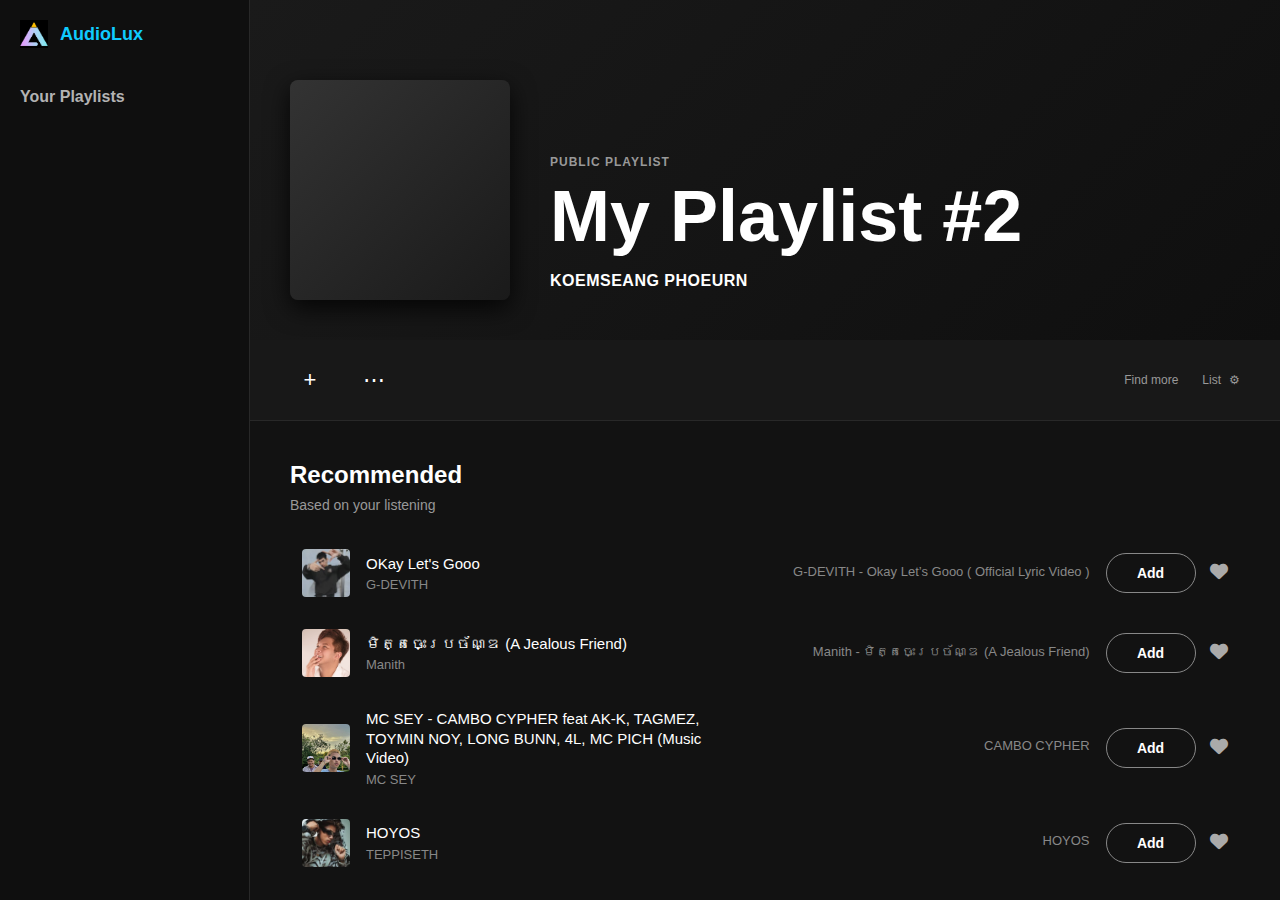
<file: apps/playlist.html>
<!DOCTYPE html>
<html lang="en">

<head>
    <meta charset="UTF-8">
    <meta name="viewport" content="width=device-width, initial-scale=1.0">
    <title>Music Playlist </title>
    <link rel="stylesheet" href="https://cdnjs.cloudflare.com/ajax/libs/font-awesome/6.5.0/css/all.min.css">

    <style>
        * {
            margin: 0;
            padding: 0;
            box-sizing: border-box;
        }

        body {
            font-family: -apple-system, BlinkMacSystemFont, 'Segoe UI', Roboto, sans-serif;
            background-color: #121212;
            color: #fff;
        }

        /* Sidebar */
        .sidebar {
            position: fixed;
            left: 0;
            top: 0;
            width: 250px;
            height: 100vh;
            background-color: #0f0f0f;
            padding: 20px;
            border-right: 1px solid #282828;
            overflow-y: auto;
        }

        .sidebar-logo {
            display: flex;
            align-items: center;
            gap: 12px;
            margin-bottom: 40px;
            color: #0fcbff;
            font-weight: 700;
            font-size: 18px;
        }

        .sidebar-logo img {
            width: 28px;
            height: 28px;
        }

        /* Main Content */
        .main-content {
            margin-left: 250px;
            display: flex;
            flex-direction: column;
            height: 100vh;
        }

        /* Header */
        .header {
            background: linear-gradient(135deg, #1a1a1a 0%, #0f0f0f 100%);
            padding: 60px 40px 40px;
            min-height: 340px;
            display: flex;
            align-items: flex-end;
            gap: 40px;
        }

        .header-cover {
            width: 220px;
            height: 220px;
            background: linear-gradient(135deg, #333 0%, #1a1a1a 100%);
            border-radius: 8px;
            display: flex;
            align-items: center;
            justify-content: center;
            box-shadow: 0 8px 24px rgba(0, 0, 0, 0.8);
            flex-shrink: 0;
            position: relative;
        }

        .header-cover svg {
            width: 120px;
            height: 120px;
            color: #666;
            position: absolute;
        }



        .header-cover.playing svg {
            color: #fff;
            animation: spin 1s linear infinite;
        }

        @keyframes spin {
            from {
                transform: rotate(0deg);
            }

            to {
                transform: rotate(360deg);
            }
        }

        .header-info {
            flex: 1;
            padding-bottom: 10px;
        }

        .header-label {
            font-size: 12px;
            color: #999;
            font-weight: 600;
            letter-spacing: 1px;
            text-transform: uppercase;
            margin-bottom: 8px;
        }

        .header-title {
            font-size: 72px;
            font-weight: 900;
            line-height: 1.1;
            margin-bottom: 16px;
            word-wrap: break-word;
        }

        .header-creator {
            font-size: 16px;
            font-weight: 700;
            letter-spacing: 0.5px;
        }

        /* song container */
        .songs-container {
            display: grid;
            grid-template-columns: repeat(auto-fill, minmax(180px, 1fr));
            gap: 16px;
        }

        .song-card {
            background: #181818;
            border-radius: 10px;
            padding: 12px;
            position: relative;
            transition: 0.3s;
        }

        .song-card:hover {
            background: #222;
        }

        .song-card img {
            width: 100%;
            border-radius: 8px;
        }

        .song-title {
            margin-top: 8px;
            font-weight: 600;
            color: #fff;
        }

        .song-artist {
            font-size: 13px;
            color: #b3b3b3;
        }

        /* HEART ICON */
        .heart {
            position: absolute;
            top: 10px;
            right: 10px;
            font-size: 18px;
            cursor: pointer;
            color: #aaa;
        }

        .heart.liked {
            color: #0fcbff;

        }

        /* Top Controls Bar */
        .controls-bar {
            background-color: #181818;
            padding: 20px 40px;
            display: flex;
            align-items: center;
            gap: 24px;
            border-bottom: 1px solid #282828;
        }

        .control-btn {
            width: 40px;
            height: 40px;
            background: none;
            border: none;
            color: #fff;
            cursor: pointer;
            font-size: 20px;
            display: flex;
            align-items: center;
            justify-content: center;
            transition: color 0.2s;
        }

        .control-btn.dots:hover {
            color: #999;
        }

        .top-right-controls {
            margin-left: auto;
            display: flex;
            align-items: center;
            gap: 24px;
        }

        .list-control {
            font-size: 12px;
            color: #999;
            cursor: pointer;
            display: flex;
            align-items: center;
            gap: 8px;
            transition: color 0.2s;
        }

        .list-control:hover {
            color: #fff;
        }

        .find-more {
            font-size: 12px;
            color: #999;
            cursor: pointer;
            transition: color 0.2s;
        }

        .find-more:hover {
            color: #fff;
        }

        /* user play list */
        .user-playlist {
            margin-top: 15px;
        }

        .playlist-title {
            color: #b3b3b3;
            font-weight: 700;
            margin-bottom: 8px;
        }

        .control-btn {
            background: none;
            border: none;
            color: #fff;
            font-size: 22px;
            cursor: pointer;
        }

        .create-playlist {
            display: none;
            margin-bottom: 10px;
        }

        .create-playlist input {
            width: 100%;
            padding: 6px;
            border-radius: 4px;
            border: none;
            outline: none;
            margin-bottom: 5px;
        }

        .create-playlist button {
            width: 100%;
            padding: 6px;
            background: #0fcbff;
            border: none;
            color: #000;
            font-weight: bold;
            cursor: pointer;
            border-radius: 4px;
        }

        #userPlaylist {
            list-style: none;
            padding-left: 0;
        }

        .playlist-item {
            display: flex;
            justify-content: space-between;
            padding: 6px 0;
            color: #fff;
            cursor: pointer;
        }

        .playlist-item span:hover {
            text-decoration: underline;
        }

        .delete-text {
            color: #b3b3b3;
            font-size: 13px;
            cursor: pointer;
        }

        .delete-text:hover {
            color: red;
        }

        /* icon heart */
        .heart-icon {
            font-size: 18px;
            cursor: pointer;
            color: #aaa;
            margin-left: 10px;
            transition: color 0.2s;
        }

        .heart-icon.liked {
            color: #0fcbff;

        }


        /* Content Area */
        .content-area {
            flex: 1;
            overflow-y: auto;
            padding: 40px;
        }

        .section-title {
            font-size: 24px;
            font-weight: 700;
            margin-bottom: 8px;
        }

        .section-subtitle {
            font-size: 14px;
            color: #999;
            margin-bottom: 24px;
        }

        .songs-container {
            display: flex;
            flex-direction: column;
            gap: 8px;
        }

        .song-row {
            display: grid;
            grid-template-columns: auto 1fr 1fr auto;
            gap: 16px;
            align-items: center;
            padding: 12px 12px;
            border-radius: 4px;
            transition: all 0.2s;
            cursor: pointer;
            position: relative;
        }

        .song-row:hover {
            background-color: #282828;
        }

        .song-row.playing {
            background-color: #0fcbff;
        }

        .song-row.playing .song-main-title,
        .song-row.playing .song-main-artist,
        .song-row.playing .song-album,
        .song-row.playing .song-extra-artist {
            color: #000;
        }

        .song-row.playing .song-thumbnail {
            animation: spin 1s linear infinite;
        }

        .song-thumbnail {
            width: 48px;
            height: 48px;
            background: linear-gradient(135deg, #ff6b35 0%, #ff4500 100%);
            border-radius: 4px;
            display: flex;
            align-items: center;
            justify-content: center;
            flex-shrink: 0;
            position: relative;
        }

        .song-thumbnail.thumb2 {
            background: linear-gradient(135deg, #667eea 0%, #764ba2 100%);
        }

        .song-thumbnail.thumb3 {
            background: linear-gradient(135deg, #f093fb 0%, #f5576c 100%);
        }

        .song-thumbnail.thumb4 {
            background: linear-gradient(135deg, #4facfe 0%, #00f2fe 100%);
        }

        .song-thumbnail svg {
            width: 24px;
            height: 24px;
            color: #fff;
        }

        .play-icon {
            display: none;
            width: 20px;
            height: 20px;
            color: #000;
        }

        .song-row.playing .play-icon {
            display: block;
        }

        .song-row.playing .song-thumbnail svg {
            display: none;
        }

        .song-main-info {
            display: flex;
            flex-direction: column;
        }

        .song-main-title {
            font-size: 15px;
            font-weight: 500;
            line-height: 1.3;
        }

        .song-main-artist {
            font-size: 13px;
            color: #888;
            margin-top: 4px;
        }

        .song-row.playing .song-main-artist {
            color: #000;
        }

        .song-extra-info {
            display: flex;
            flex-direction: column;
            text-align: right;
        }

        .song-album {
            font-size: 13px;
            color: #888;
        }

        .song-extra-artist {
            font-size: 12px;
            color: #888;
            margin-top: 4px;
        }

        .song-add-btn {
            width: 90px;
            height: 40px;
            border: 1px solid #888;
            background: none;
            color: #fff;
            border-radius: 24px;
            cursor: pointer;
            font-size: 14px;
            font-weight: 600;
            transition: all 0.2s;
            flex-shrink: 0;
        }

        .song-add-btn:hover {
            border-color: #fff;
            color: #fff;
        }

        .song-add-btn.added {
            background-color: #0fcbff;
            border-color: #0fcbff;
            color: #000;
            font-weight: 700;
        }

        .song-add-btn.added:hover {
            background-color: #0fcbff;
            border-color: #0fcbff;
        }

        .song-row.playing .song-add-btn {
            background-color: #000;
            border-color: #000;
            color: #fff;
        }

        /* Player */
        .player {
            background-color: #181818;
            border-top: 1px solid #282828;
            padding: 16px 40px;
            display: flex;
            align-items: center;
            gap: 20px;
        }

        .player-info {
            display: flex;
            align-items: center;
            gap: 12px;
            flex: 1;
        }

        .player-thumbnail {
            width: 56px;
            height: 56px;
            background: linear-gradient(135deg, #ff6b35 0%, #ff4500 100%);
            border-radius: 4px;
            display: flex;
            align-items: center;
            justify-content: center;
        }

        .player-thumbnail.thumb2 {
            background: linear-gradient(135deg, #667eea 0%, #764ba2 100%);
        }

        .player-thumbnail.thumb3 {
            background: linear-gradient(135deg, #f093fb 0%, #f5576c 100%);
        }

        .player-thumbnail.thumb4 {
            background: linear-gradient(135deg, #4facfe 0%, #00f2fe 100%);
        }

        .player-thumbnail svg {
            width: 28px;
            height: 28px;
            color: #fff;
            animation: spin 1s linear infinite;
        }

        .player-track-info {
            display: flex;
            flex-direction: column;
        }

        .player-track-title {
            font-size: 14px;
            font-weight: 600;
        }

        .player-track-artist {
            font-size: 12px;
            color: #888;
            margin-top: 2px;
        }

        .player-progress {
            flex: 2;
        }

        .progress-bar {
            width: 100%;
            height: 4px;
            background-color: #404040;
            border-radius: 2px;
            cursor: pointer;
        }

        .progress-fill {
            height: 100%;
            background-color: #0fcbff;
            border-radius: 2px;
            width: 0%;
            transition: width 0.1s;
        }

        .player-time {
            font-size: 12px;
            color: #888;
            min-width: 40px;
            text-align: center;
        }

        .player-controls {
            display: flex;
            align-items: center;
            gap: 12px;
        }

        .player-btn {
            width: 32px;
            height: 32px;
            background: none;
            border: none;
            color: #fff;
            cursor: pointer;
            font-size: 16px;
            display: flex;
            align-items: center;
            justify-content: center;
            transition: color 0.2s;
        }

        .player-btn:hover {
            color: #0fcbff;
        }

        /* Scrollbar */
        ::-webkit-scrollbar {
            width: 8px;
        }

        ::-webkit-scrollbar-track {
            background: #121212;
        }

        ::-webkit-scrollbar-thumb {
            background: #404040;
            border-radius: 4px;
        }

        ::-webkit-scrollbar-thumb:hover {
            background: #535353;
        }

        /* Responsive */
        @media (max-width: 768px) {
            .sidebar {
                width: 100%;
                height: auto;
                border-right: none;
                border-bottom: 1px solid #282828;
                margin-bottom: 20px;
                padding: 12px 20px;
            }

            .main-content {
                margin-left: 0;
                height: auto;
            }

            .header {
                flex-direction: column;
                padding: 40px 20px;
                gap: 20px;
            }

            .header-cover {
                width: 180px;
                height: 180px;
            }

            .header-title {
                font-size: 48px;
            }

            .content-area {
                padding: 20px;
            }

            .song-row {
                grid-template-columns: auto 1fr auto;
                gap: 12px;
            }

            .song-extra-info {
                display: none;
            }

            .controls-bar {
                padding: 16px 20px;
            }

            .player {
                padding: 12px 20px;
                flex-wrap: wrap;
            }
        }
    </style>
</head>

<body>

    <!-- Sidebar -->
    <div class="sidebar">
        <div class="sidebar-logo">
            <img src="/apps/img/logo-music.jpg" alt="">
            <span>AudioLux</span>
        </div>

        <!-- User Playlist Section -->
        <div class="user-playlist">
            <div class="playlist-title">Your Playlists</div>

            <!-- Inline Create UI (Hidden by default) -->
            <div class="create-playlist" id="createPlaylistBox">
                <input type="text" id="playlistNameInput" placeholder="Playlist name" />
                <button id="savePlaylist">Create</button>
            </div>

            <ul id="userPlaylist"></ul>
        </div>
    </div>


    <!-- Main Content -->
    <div class="main-content">
        <!-- Header -->
        <div class="header">
            <div class="header-cover" id="headerCover">

            </div>
            <div class="header-info">
                <div class="header-label">Public Playlist</div>
                <div class="header-title" id="playlistTitle">My Playlist #2</div>
                <div class="header-creator">KOEMSEANG PHOEURN</div>
            </div>
        </div>

        <!-- Controls Bar -->
        <div class="controls-bar">

            <!-- Add Button -->
            <button class="control-btn" id="addPlaylistBtn">+</button>
            <button class="control-btn dots">⋯</button>
            <div class="top-right-controls">
                <span class="find-more">Find more</span>
                <span class="list-control">
                    <span>List</span>
                    <span>⚙</span>
                </span>
            </div>
        </div>

        <!-- Content -->
        <div class="content-area">
            <div class="section-title">Recommended</div>
            <div class="section-subtitle">Based on your listening</div>
            <div class="songs-container" id="songsList"></div>
        </div>

        <!-- Player -->
        <div class="player" id="player" style="display: none;">
            <div class="player-info">
                <div class="player-thumbnail" id="playerThumbnail"></div>
                <div class="player-track-info">
                    <div class="player-track-title" id="playerTitle"></div>
                    <div class="player-track-artist" id="playerArtist"></div>
                </div>
            </div>

            <div class="player-progress">
                <div class="progress-bar" id="progressBar">
                    <div class="progress-fill" id="progressFill"></div>
                </div>
            </div>

            <div class="player-time">
                <span id="currentTime">0:00</span> / <span id="duration">0:00</span>
            </div>

            <div class="player-controls">
                <button class="player-btn" onclick="togglePlayPause()">
                    <span id="playPauseIcon">⏸</span>
                </button>
                <button class="player-btn" onclick="nextSong()">⏭</button>
            </div>
        </div>
    </div>

    <!-- Hidden Audio Element -->
    <audio id="audioPlayer"></audio>

    <script>
        const playlistData = [
            {
                id: 1,
                title: 'OKay Let\'s Gooo',
                mainArtist: 'G-DEVITH',
                album: 'G-DEVITH - Okay Let’s Gooo ( Official Lyric Video )',
                extraArtist: '',
                url: 'mp3/G-DEVITH - Okay Let’s Gooo ( Official Lyric Video ).mp3',
                cover: 'img/devith.jpg',
            },
            {
                id: 2,
                title: 'មិត្តចេះប្រច័ណ្ឌ (A Jealous Friend)',
                mainArtist: 'Manith',
                album: 'Manith - មិត្តចេះប្រច័ណ្ឌ (A Jealous Friend)',
                extraArtist: '',
                url: 'mp3/Manith - មិត្តចេះប្រច័ណ្ឌ_ (A Jealous Friend).mp3',
                cover: 'img/manith.jpg',
            },
            {
                id: 3,
                title: 'MC SEY - CAMBO CYPHER feat AK-K, TAGMEZ, TOYMIN NOY, LONG BUNN, 4L, MC PICH (Music Video)',
                mainArtist: 'MC SEY',
                album: 'CAMBO CYPHER',
                extraArtist: '',
                url: 'mp3/MC SEY  - CAMBO CYPHER feats AK-K, TAGMEZ, TOYMIN NOY, LONG BUNN, 4L, MC PICH (Music Video).mp3',
                cover: 'img/mc sey.jpg',
            },
            {
                id: 4,
                title: 'HOYOS',
                mainArtist: 'TEPPISETH',
                album: 'HOYOS',
                extraArtist: '',
                url: 'mp3/TEPPISETH - HOYOS.mp3',
                cover: 'img/tepeseth.jpg',
            },
            {
                id: 5,
                title: 'Time To Rise feat. Master Kong Nay (Official Music Video)',
                mainArtist: 'VannDa',
                album: 'Time To Rise',
                extraArtist: '',
                url: 'mp3/VannDa - Time To Rise feat. Master Kong Nay (Official Music Video).mp3',
                cover: 'img/vanda.jpg',
            },
            {
                id: 6,
                title: 'បងក្រ Feat. YCN Rakhie',
                mainArtist: 'Tena',
                album: 'បងក្រ',
                extraArtist: '',
                url: 'mp3/Tena - បងក្រ Feat. YCN Rakhie.mp3',
                cover: 'img/tena.jpg',
            },
            {
                id: 7,
                title: 'Someday in the rain',
                mainArtist: 'Mann Doss',
                album: 'Someday in the rain',
                extraArtist: '',
                url: 'mp3/Mann Doss - Someday in the rain (Audio).mp3',
                cover: 'img/mann dos.jpg',
            },
            {
                id: 8,
                title: 'បងនឹកអូន (Official Music Video)',
                mainArtist: 'Mann Doss',
                album: 'បងនឹកអូន',
                extraArtist: '',
                url: 'mp3/Mann Doss - បងនឹកអូន _(Official Music Video).mp3',
                cover: 'img/main doss.jpg',
            },
            {
                id: 9,
                title: 'Que Sensación (Remix)',
                mainArtist: 'Mann Doss',
                album: 'Best Songs Collection By Mann Doss',
                extraArtist: '',
                url: 'mp3/ជម្រើសបទចម្រៀងពិរោះៗរបស់_ Mann Doss _ Best Songs Collection By Mann Doss.mp3',
                cover: 'img/mann dos.jpg',
            },
            {
                id: 10,
                title: 'បើអូនជួបគេ',
                mainArtist: 'Pich Solika',
                album: 'ជម្រើសបទពិរោះៗ ពេជ្រសូលីកា',
                extraArtist: '',
                url: 'mp3/បើអូនជួបគេ-Pich Solika-ជម្រើសបទពិរោះៗ ពេជ្រសូលីកា.mp3',
                cover: 'img/pich solika.jpg',
            },

        ];

        let addedSongs = [];
        let currentPlayingId = null;
        let isPlaying = false;
        const audio = document.getElementById('audioPlayer');
        const thumbClasses = ['', 'thumb2', 'thumb3', 'thumb4'];

        function renderSongs() {
            const songsList = document.getElementById('songsList');
            songsList.innerHTML = '';

            playlistData.forEach((song, index) => {
                const isAdded = addedSongs.some(s => s.id === song.id);
                const isPlayingSong = currentPlayingId === song.id;

                const songRow = document.createElement('div');
                songRow.className = 'song-row' + (isPlayingSong ? ' playing' : '');
                songRow.innerHTML = `
           <div class="song-thumbnail"
                style="background-image:url('${song.cover}');
                background-size:cover;
                background-position:center;">
                <svg class="play-icon" viewBox="0 0 24 24" fill="currentColor">
                    <path d="M8 5v14l11-7z"/>
                </svg>
            </div>
            <div class="song-main-info">
                <div class="song-main-title">${song.title}</div>
                <div class="song-main-artist">${song.mainArtist}</div>
            </div>
            <div class="song-extra-info">
                <div class="song-album">${song.album}</div>
                <div class="song-extra-artist">${song.extraArtist}</div>
            </div>
            <div class="song-actions">
                <button class="song-add-btn ${isAdded ? 'added' : ''}">
                    ${isAdded ? '✓ Added' : 'Add'}
                </button>
                <i class="fa-solid fa-heart heart-icon ${song.liked ? 'liked' : ''}"></i>
            </div>
        `;

                // Play song on row click
                songRow.addEventListener('click', () => playSong(song, index));

                // Add / remove button
                const addBtn = songRow.querySelector('.song-add-btn');
                addBtn.addEventListener('click', (e) => {
                    e.stopPropagation();
                    if (isAdded) removeSong(song.id);
                    else addSong(song.id);
                });

                // Heart icon click
                const heart = songRow.querySelector('.heart-icon');
                heart.addEventListener('click', (e) => {
                    e.stopPropagation();
                    toggleLike(song.id, heart);
                });

                songsList.appendChild(songRow);
            });
        }
        function toggleLike(id, heartIcon) {
            const song = playlistData.find(s => s.id === id);
            if (!song) return;

            // Toggle liked status
            song.liked = !song.liked;
            heartIcon.classList.toggle('liked', song.liked);

            if (song.liked) {
                addSongToSidebar(song); // Add to sidebar
            } else {
                removeSongFromSidebar(id); // Remove from sidebar
            }
        }


        // create new play list
        const addBtn = document.getElementById("addPlaylistBtn");
        const createBox = document.getElementById("createPlaylistBox");
        const saveBtn = document.getElementById("savePlaylist");
        const input = document.getElementById("playlistNameInput");
        const playlistList = document.getElementById("userPlaylist");

        // Show / hide create UI
        addBtn.addEventListener("click", () => {
            createBox.style.display = createBox.style.display === "block" ? "none" : "block";
            input.focus();
        });

        // Create playlist
        saveBtn.addEventListener("click", () => {
            const name = input.value.trim();
            if (!name) return;

            const li = document.createElement("li");
            li.className = "playlist-item";

            li.innerHTML = `
        <span>${name}</span>
        <span class="delete-text">Delete</span>
    `;

            // Delete playlist
            li.querySelector(".delete-text").addEventListener("click", () => {
                li.remove();
            });

            playlistList.appendChild(li);

            input.value = "";
            createBox.style.display = "none";
        });
        function playSong(song, index) {
            if (currentPlayingId === song.id) {
                togglePlayPause();
                return;
            }

            currentPlayingId = song.id;
            audio.src = song.url;
            audio.play();
            isPlaying = true;

            updateHeader(song, index);
            updatePlayer(song, index);
            renderSongs();
        }

        function updateHeader(song, index) {
            const headerCover = document.getElementById('headerCover');
            headerCover.className = 'header-cover playing';
        }

        function updatePlayer(song, index) {
            const player = document.getElementById('player');
            player.style.display = 'flex';

            document.getElementById('playerTitle').textContent = song.title;
            document.getElementById('playerArtist').textContent = song.mainArtist;
            document.getElementById('playerThumbnail').className = 'player-thumbnail ' + thumbClasses[index % 4];
            document.getElementById('playPauseIcon').textContent = '⏸';
        }

        function togglePlayPause() {
            if (currentPlayingId === null) return;

            if (isPlaying) {
                audio.pause();
                document.getElementById('playPauseIcon').textContent = '▶';
            } else {
                audio.play();
                document.getElementById('playPauseIcon').textContent = '⏸';
            }
            isPlaying = !isPlaying;
        }

        function nextSong() {
            const currentIndex = playlistData.findIndex(s => s.id === currentPlayingId);
            if (currentIndex < playlistData.length - 1) {
                playSong(playlistData[currentIndex + 1], currentIndex + 1);
            }
        }

        function addSong(id) {
            const song = playlistData.find(s => s.id === id);
            if (song && !addedSongs.some(s => s.id === id)) {
                addedSongs.push(song);
                renderSongs();
            }
        }

        function removeSong(id) {
            addedSongs = addedSongs.filter(s => s.id !== id);
            renderSongs();
        }

        // Audio event listeners
        audio.addEventListener('timeupdate', () => {
            if (audio.duration) {
                const percent = (audio.currentTime / audio.duration) * 100;
                document.getElementById('progressFill').style.width = percent + '%';
                document.getElementById('currentTime').textContent = formatTime(audio.currentTime);
                document.getElementById('duration').textContent = formatTime(audio.duration);
            }
        });

        audio.addEventListener('ended', () => {
            nextSong();
        });

        document.getElementById('progressBar').addEventListener('click', (e) => {
            if (currentPlayingId === null) return;
            const rect = e.currentTarget.getBoundingClientRect();
            const percent = (e.clientX - rect.left) / rect.width;
            audio.currentTime = percent * audio.duration;
        });

        function formatTime(seconds) {
            if (isNaN(seconds)) return '0:00';
            const mins = Math.floor(seconds / 60);
            const secs = Math.floor(seconds % 60);
            return `${mins}:${secs < 10 ? '0' : ''}${secs}`;
        }

        // Initialize
        renderSongs();
        // Add this to your existing <script> at the bottom, inside your existing JS

        function addSong(id) {
            const song = playlistData.find(s => s.id === id);
            if (song && !addedSongs.some(s => s.id === id)) {
                addedSongs.push(song);

                // Add song to sidebar
                addSongToSidebar(song);

                renderSongs();
            }
        }

        function addSongToSidebar(song) {
            const userPlaylist = document.getElementById('userPlaylist');

            const li = document.createElement('li');
            li.style.padding = '6px 0';
            li.style.cursor = 'pointer';
            li.style.fontSize = '14px';
            li.style.borderBottom = '1px solid #282828';

            li.textContent = song.title + ' - ' + song.mainArtist;

            // Optional: click to play from sidebar
            li.addEventListener('click', () => {
                const index = playlistData.findIndex(s => s.id === song.id);
                playSong(playlistData[index], index);
            });

            userPlaylist.appendChild(li);
        }
        // function updateHeader(song) {
        //     const headerCover = document.getElementById('headerCover');

        //     headerCover.style.backgroundImage = `url('${song.cover}')`;
        //     headerCover.style.backgroundSize = 'cover';
        //     headerCover.style.backgroundPosition = 'center';
        //     headerCover.classList.add('playing');
        // }

        function updateHeader(song) {
            const headerCover = document.getElementById('headerCover');
            headerCover.style.backgroundImage = `url('${song.cover}')`;
            headerCover.style.backgroundSize = 'cover';
            headerCover.style.backgroundPosition = 'center';
            headerCover.classList.add('playing');
        }
        function updatePlayer(song, index) {
            const player = document.getElementById('player');
            player.style.display = 'flex';

            // Update title and artist
            document.getElementById('playerTitle').textContent = song.title;
            document.getElementById('playerArtist').textContent = song.mainArtist;

            // Update the thumbnail with cover image
            const thumb = document.getElementById('playerThumbnail');
            thumb.className = 'player-thumbnail ' + thumbClasses[index % 4];
            thumb.style.backgroundImage = `url('${song.cover}')`;
            thumb.style.backgroundSize = 'cover';
            thumb.style.backgroundPosition = 'center';

            // Update play/pause icon
            document.getElementById('playPauseIcon').textContent = '⏸';
        }


        function addSongToSidebar(song) {
            const userPlaylist = document.getElementById('userPlaylist');

            const li = document.createElement('li');
            li.style.display = 'flex';
            li.style.alignItems = 'center';
            li.style.gap = '10px';
            li.style.padding = '6px 0';
            li.style.cursor = 'pointer';
            li.style.borderBottom = '1px solid #282828';

            li.innerHTML = `
        <img src="${song.cover}" width="40" height="40"
             style="border-radius:4px; object-fit:cover;">
        <span>${song.title}</span>`;

            li.onclick = () => {
                const index = playlistData.findIndex(s => s.id === song.id);
                playSong(song, index);
            };

            userPlaylist.appendChild(li);
        }

    </script>
</body>

</html>
</file>
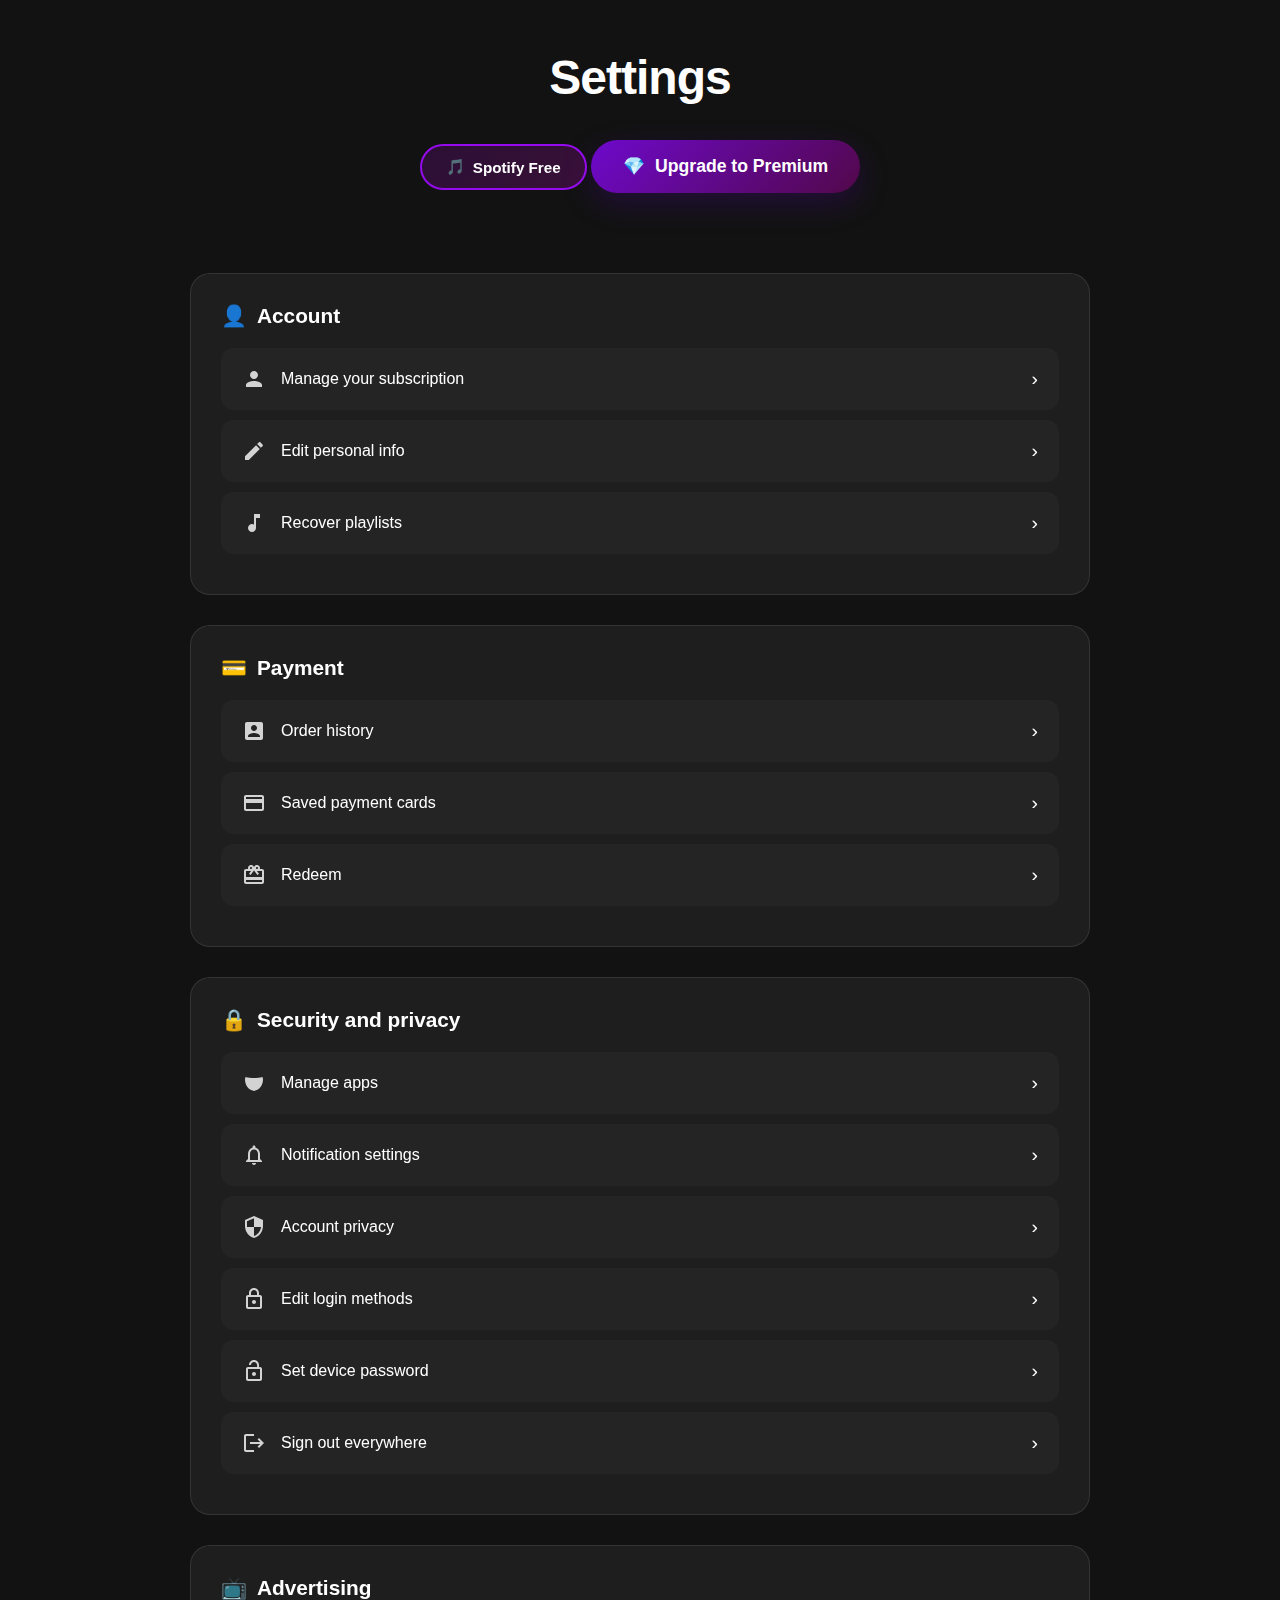
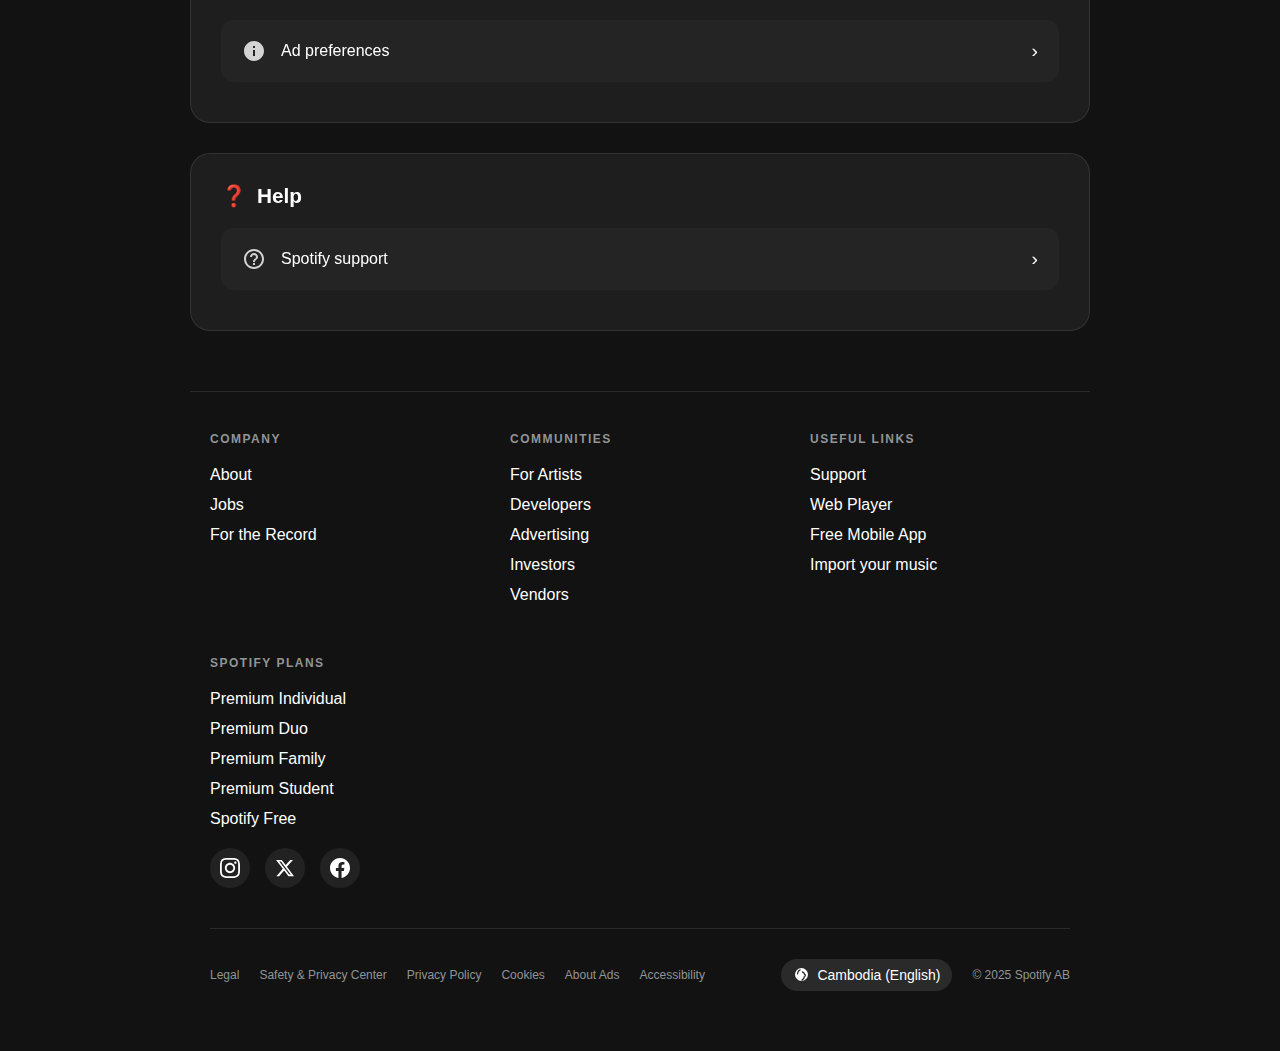
<file: apps/profile/Account.html>
<!DOCTYPE html>
<html lang="en">

<head>
    <meta charset="UTF-8">
    <meta name="viewport" content="width=device-width, initial-scale=1.0">
    <title>Settings</title>
    <style>
        * {
            margin: 0;
            padding: 0;
            box-sizing: border-box;
        }

        body {
            font-family: -apple-system, BlinkMacSystemFont, 'Segoe UI', Roboto, Oxygen, Ubuntu, Cantarell, sans-serif;
            background: #121212;
            color: #fff;
            min-height: 100vh;
            padding: 20px;
        }

        .container {
            max-width: 900px;
            margin: 0 auto;
        }

        .header {
            text-align: center;
            margin-bottom: 50px;
            padding: 30px 0;
        }

        .header h1 {
            font-size: 3rem;
            font-weight: 800;
            color: white;
            background-clip: text;
            margin-bottom: 10px;
            letter-spacing: -1px;
        }

        .plan-badge {
            display: inline-flex;
            align-items: center;
            gap: 8px;
            background: linear-gradient(135deg, rgba(150, 7, 194, 0.2) 0%, rgba(209, 9, 206, 0.2) 100%);
            border: 2px solid #960bed;
            padding: 12px 24px;
            border-radius: 50px;
            font-size: 0.95rem;
            font-weight: 600;
            margin-top: 15px;
            backdrop-filter: blur(10px);
            transition: all 0.3s ease;
        }

        .plan-badge:hover {
            transform: translateY(-2px);
            /* box-shadow: 0 8px 25px rgba(29, 185, 84, 0.3); */
        }

        .premium-btn {
            display: inline-flex;
            align-items: center;
            gap: 10px;
            background: linear-gradient(135deg, #6e09cc 0%, #52084a 100%);
            color: white;
            padding: 16px 32px;
            border-radius: 50px;
            text-decoration: none;
            font-weight: 700;
            font-size: 1.1rem;
            margin-top: 25px;
            transition: all 0.3s ease;
            box-shadow: 0 10px 30px rgba(77, 7, 152, 0.3);
        }

        .premium-btn:hover {
            transform: translateY(-3px);
            box-shadow: 0 15px 40px rgba(77, 7, 152, 0.3);
        }

        .section {
            background: rgba(255, 255, 255, 0.05);
            backdrop-filter: blur(10px);
            border-radius: 20px;
            padding: 30px;
            margin-bottom: 30px;
            border: 1px solid rgba(255, 255, 255, 0.1);
            transition: all 0.3s ease;
        }

        .section:hover {
            background: rgba(255, 255, 255, 0.08);
            border-color: rgba(152, 15, 244, 0.3);

            transform: translateY(-2px);
        }

        .section-title {
            font-size: 1.3rem;
            font-weight: 700;
            margin-bottom: 20px;
            /* color: #1db954; */
            display: flex;
            align-items: center;
            gap: 10px;
        }

        .menu-item {
            display: flex;
            align-items: center;
            justify-content: space-between;
            padding: 18px 20px;
            margin: 10px 0;
            background: rgba(255, 255, 255, 0.03);
            border-radius: 12px;
            cursor: pointer;
            transition: all 0.3s ease;
            border: 1px solid transparent;
        }

        .menu-item:hover {
            background: rgba(53, 2, 59, 0.1);
            border-color: rgba(152, 15, 244, 0.3);
            transform: translateX(5px);
            box-shadow: 0 5px 20px rgba(85, 3, 109, 0.15);
        }

        .menu-item-left {
            display: flex;
            align-items: center;
            gap: 15px;
        }

        .icon {
            width: 24px;
            height: 24px;
            opacity: 0.8;
        }

        .menu-item-text {
            font-size: 1rem;
            font-weight: 500;
        }

        .arrow {
            /* color: #1db954; */
            font-size: 1.2rem;
            transition: transform 0.3s ease;
        }

        .menu-item:hover .arrow {
            transform: translateX(5px);
        }

        @keyframes fadeInUp {
            from {
                opacity: 0;
                transform: translateY(30px);
            }

            to {
                opacity: 1;
                transform: translateY(0);
            }
        }

        .section {
            animation: fadeInUp 0.6s ease forwards;
        }

        .section:nth-child(1) {
            animation-delay: 0.1s;
        }

        .section:nth-child(2) {
            animation-delay: 0.2s;
        }

        .section:nth-child(3) {
            animation-delay: 0.3s;
        }

        .section:nth-child(4) {
            animation-delay: 0.4s;
        }

        .section:nth-child(5) {
            animation-delay: 0.5s;
        }

        .footer {
            max-width: 1200px;
            margin: 60px auto 0;
            padding: 40px 20px;
            border-top: 1px solid rgba(255, 255, 255, 0.1);
        }

        .footer-content {
            display: grid;
            grid-template-columns: repeat(auto-fit, minmax(200px, 1fr));
            gap: 40px;
            margin-bottom: 40px;
        }

        .footer-column h3 {
            color: #919496;
            font-size: 0.75rem;
            font-weight: 700;
            letter-spacing: 1.5px;
            text-transform: uppercase;
            margin-bottom: 20px;
        }

        .footer-column ul {
            list-style: none;
        }

        .footer-column ul li {
            margin-bottom: 12px;
        }

        .footer-column ul li a {
            color: #fff;
            text-decoration: none;
            font-size: 1rem;
            transition: color 0.3s ease;
        }

        .footer-column ul li a:hover {
            color: #0fcbff;
        }

        .footer-bottom {
            display: flex;
            justify-content: space-between;
            align-items: center;
            padding-top: 30px;
            border-top: 1px solid rgba(255, 255, 255, 0.1);
            flex-wrap: wrap;
            gap: 20px;
        }

        .footer-links {
            display: flex;
            gap: 20px;
            flex-wrap: wrap;
        }

        .footer-links a {
            color: #919496;
            text-decoration: none;
            font-size: 0.75rem;
            transition: color 0.3s ease;
        }

        .footer-links a:hover {
            color: #fff;
        }

        .footer-right {
            display: flex;
            align-items: center;
            gap: 20px;
        }

        .language-selector {
            display: flex;
            align-items: center;
            gap: 8px;
            color: #fff;
            font-size: 0.875rem;
            padding: 8px 12px;
            background: rgba(255, 255, 255, 0.1);
            border-radius: 20px;
            cursor: pointer;
            transition: all 0.3s ease;
        }

        .language-selector:hover {
            background: rgba(255, 255, 255, 0.15);
        }

        .copyright {
            color: #919496;
            font-size: 0.75rem;
        }

        .social-icons {
            display: flex;
            gap: 15px;
            margin-top: 20px;
        }

        .social-icon {
            width: 40px;
            height: 40px;
            background: #222;
            border-radius: 50%;
            display: flex;
            align-items: center;
            justify-content: center;
            transition: all 0.3s ease;
            cursor: pointer;
        }

        .social-icon:hover {
            background: #333;
            transform: translateY(-2px);
        }

        .social-icon svg {
            width: 20px;
            height: 20px;
            fill: #fff;
        }

        @media (max-width: 768px) {
            .header h1 {
                font-size: 2rem;
            }

            .section {
                padding: 20px;
            }

            .menu-item {
                padding: 15px;
            }

            .footer-content {
                grid-template-columns: 1fr;
                gap: 30px;
            }

            .footer-bottom {
                flex-direction: column;
                align-items: flex-start;
            }
        }
    </style>
</head>

<body>
    <div class="container">
        <div class="header">
            <h1>Settings</h1>
            <div class="plan-badge">
                <span>🎵</span>
                <span>Spotify Free</span>
            </div>
            <a href="#" class="premium-btn">
                <span>💎</span>
                <span>Upgrade to Premium</span>
            </a>
        </div>

        <div class="section">
            <div class="section-title">
                <span>👤</span>
                <span>Account</span>
            </div>
            <div class="menu-item">
                <div class="menu-item-left">
                    <svg class="icon" fill="currentColor" viewBox="0 0 24 24">
                        <path
                            d="M12 12c2.21 0 4-1.79 4-4s-1.79-4-4-4-4 1.79-4 4 1.79 4 4 4zm0 2c-2.67 0-8 1.34-8 4v2h16v-2c0-2.66-5.33-4-8-4z" />
                    </svg>
                    <span class="menu-item-text">Manage your subscription</span>
                </div>
                <span class="arrow">›</span>
            </div>
            <div class="menu-item">
                <div class="menu-item-left">
                    <svg class="icon" fill="currentColor" viewBox="0 0 24 24">
                        <path
                            d="M3 17.25V21h3.75L17.81 9.94l-3.75-3.75L3 17.25zM20.71 7.04c.39-.39.39-1.02 0-1.41l-2.34-2.34c-.39-.39-1.02-.39-1.41 0l-1.83 1.83 3.75 3.75 1.83-1.83z" />
                    </svg>
                    <span class="menu-item-text">Edit personal info</span>
                </div>
                <span class="arrow">›</span>
            </div>
            <div class="menu-item">
                <div class="menu-item-left">
                    <svg class="icon" fill="currentColor" viewBox="0 0 24 24">
                        <path
                            d="M12 3v10.55c-.59-.34-1.27-.55-2-.55-2.21 0-4 1.79-4 4s1.79 4 4 4 4-1.79 4-4V7h4V3h-6z" />
                    </svg>
                    <span class="menu-item-text">Recover playlists</span>
                </div>
                <span class="arrow">›</span>
            </div>
        </div>

        <div class="section">
            <div class="section-title">
                <span>💳</span>
                <span>Payment</span>
            </div>
            <div class="menu-item">
                <div class="menu-item-left">
                    <svg class="icon" fill="currentColor" viewBox="0 0 24 24">
                        <path
                            d="M19 3H5c-1.11 0-2 .9-2 2v14c0 1.1.89 2 2 2h14c1.11 0 2-.9 2-2V5c0-1.1-.89-2-2-2zm-7 3c1.65 0 3 1.35 3 3s-1.35 3-3 3-3-1.35-3-3 1.35-3 3-3zm6 12H6v-1c0-2 4-3.1 6-3.1s6 1.1 6 3.1v1z" />
                    </svg>
                    <span class="menu-item-text">Order history</span>
                </div>
                <span class="arrow">›</span>
            </div>
            <div class="menu-item">
                <div class="menu-item-left">
                    <svg class="icon" fill="currentColor" viewBox="0 0 24 24">
                        <path
                            d="M20 4H4c-1.11 0-1.99.89-1.99 2L2 18c0 1.11.89 2 2 2h16c1.11 0 2-.89 2-2V6c0-1.11-.89-2-2-2zm0 14H4v-6h16v6zm0-10H4V6h16v2z" />
                    </svg>
                    <span class="menu-item-text">Saved payment cards</span>
                </div>
                <span class="arrow">›</span>
            </div>
            <div class="menu-item">
                <div class="menu-item-left">
                    <svg class="icon" fill="currentColor" viewBox="0 0 24 24">
                        <path
                            d="M20 6h-2.18c.11-.31.18-.65.18-1 0-1.66-1.34-3-3-3-1.05 0-1.96.54-2.5 1.35l-.5.67-.5-.68C10.96 2.54 10.05 2 9 2 7.34 2 6 3.34 6 5c0 .35.07.69.18 1H4c-1.11 0-1.99.89-1.99 2L2 19c0 1.11.89 2 2 2h16c1.11 0 2-.89 2-2V8c0-1.11-.89-2-2-2zm-5-2c.55 0 1 .45 1 1s-.45 1-1 1-1-.45-1-1 .45-1 1-1zM9 4c.55 0 1 .45 1 1s-.45 1-1 1-1-.45-1-1 .45-1 1-1zm11 15H4v-2h16v2zm0-5H4V8h5.08L7 10.83 8.62 12 11 8.76l1-1.36 1 1.36L15.38 12 17 10.83 14.92 8H20v6z" />
                    </svg>
                    <span class="menu-item-text">Redeem</span>
                </div>
                <span class="arrow">›</span>
            </div>
        </div>

        <div class="section">
            <div class="section-title">
                <span>🔒</span>
                <span>Security and privacy</span>
            </div>
            <div class="menu-item">
                <div class="menu-item-left">
                    <svg class="icon" fill="currentColor" viewBox="0 0 24 24">
                        <path
                            d="M20.5 6c-2.61.7-5.67 1-8.5 1s-5.89-.3-8.5-1L3 8c0 6 2.91 10.61 9 12 6.09-1.39 9-6 9-12l-.5-2z" />
                    </svg>
                    <span class="menu-item-text">Manage apps</span>
                </div>
                <span class="arrow">›</span>
            </div>
            <div class="menu-item">
                <div class="menu-item-left">
                    <svg class="icon" fill="currentColor" viewBox="0 0 24 24">
                        <path
                            d="M12 22c1.1 0 2-.9 2-2h-4c0 1.1.9 2 2 2zm6-6v-5c0-3.07-1.63-5.64-4.5-6.32V4c0-.83-.67-1.5-1.5-1.5s-1.5.67-1.5 1.5v.68C7.64 5.36 6 7.92 6 11v5l-2 2v1h16v-1l-2-2zm-2 1H8v-6c0-2.48 1.51-4.5 4-4.5s4 2.02 4 4.5v6z" />
                    </svg>
                    <span class="menu-item-text">Notification settings</span>
                </div>
                <span class="arrow">›</span>
            </div>
            <div class="menu-item">
                <div class="menu-item-left">
                    <svg class="icon" fill="currentColor" viewBox="0 0 24 24">
                        <path
                            d="M12 1L3 5v6c0 5.55 3.84 10.74 9 12 5.16-1.26 9-6.45 9-12V5l-9-4zm0 10.99h7c-.53 4.12-3.28 7.79-7 8.94V12H5V6.3l7-3.11v8.8z" />
                    </svg>
                    <span class="menu-item-text">Account privacy</span>
                </div>
                <span class="arrow">›</span>
            </div>
            <div class="menu-item">
                <div class="menu-item-left">
                    <svg class="icon" fill="currentColor" viewBox="0 0 24 24">
                        <path
                            d="M18 8h-1V6c0-2.76-2.24-5-5-5S7 3.24 7 6v2H6c-1.1 0-2 .9-2 2v10c0 1.1.9 2 2 2h12c1.1 0 2-.9 2-2V10c0-1.1-.9-2-2-2zM9 6c0-1.66 1.34-3 3-3s3 1.34 3 3v2H9V6zm9 14H6V10h12v10zm-6-3c1.1 0 2-.9 2-2s-.9-2-2-2-2 .9-2 2 .9 2 2 2z" />
                    </svg>
                    <span class="menu-item-text">Edit login methods</span>
                </div>
                <span class="arrow">›</span>
            </div>
            <div class="menu-item">
                <div class="menu-item-left">
                    <svg class="icon" fill="currentColor" viewBox="0 0 24 24">
                        <path
                            d="M12 17c1.1 0 2-.9 2-2s-.9-2-2-2-2 .9-2 2 .9 2 2 2zm6-9h-1V6c0-2.76-2.24-5-5-5S7 3.24 7 6h1.9c0-1.71 1.39-3.1 3.1-3.1 1.71 0 3.1 1.39 3.1 3.1v2H6c-1.1 0-2 .9-2 2v10c0 1.1.9 2 2 2h12c1.1 0 2-.9 2-2V10c0-1.1-.9-2-2-2zm0 12H6V10h12v10z" />
                    </svg>
                    <span class="menu-item-text">Set device password</span>
                </div>
                <span class="arrow">›</span>
            </div>
            <div class="menu-item">
                <div class="menu-item-left">
                    <svg class="icon" fill="currentColor" viewBox="0 0 24 24">
                        <path
                            d="M17 7l-1.41 1.41L18.17 11H8v2h10.17l-2.58 2.58L17 17l5-5zM4 5h8V3H4c-1.1 0-2 .9-2 2v14c0 1.1.9 2 2 2h8v-2H4V5z" />
                    </svg>
                    <span class="menu-item-text">Sign out everywhere</span>
                </div>
                <span class="arrow">›</span>
            </div>
        </div>

        <div class="section">
            <div class="section-title">
                <span>📺</span>
                <span>Advertising</span>
            </div>
            <div class="menu-item">
                <div class="menu-item-left">
                    <svg class="icon" fill="currentColor" viewBox="0 0 24 24">
                        <path
                            d="M12 2C6.48 2 2 6.48 2 12s4.48 10 10 10 10-4.48 10-10S17.52 2 12 2zm1 15h-2v-6h2v6zm0-8h-2V7h2v2z" />
                    </svg>
                    <span class="menu-item-text">Ad preferences</span>
                </div>
                <span class="arrow">›</span>
            </div>
        </div>

        <div class="section">
            <div class="section-title">
                <span>❓</span>
                <span>Help</span>
            </div>
            <div class="menu-item">
                <div class="menu-item-left">
                    <svg class="icon" fill="currentColor" viewBox="0 0 24 24">
                        <path
                            d="M11 18h2v-2h-2v2zm1-16C6.48 2 2 6.48 2 12s4.48 10 10 10 10-4.48 10-10S17.52 2 12 2zm0 18c-4.41 0-8-3.59-8-8s3.59-8 8-8 8 3.59 8 8-3.59 8-8 8zm0-14c-2.21 0-4 1.79-4 4h2c0-1.1.9-2 2-2s2 .9 2 2c0 2-3 1.75-3 5h2c0-2.25 3-2.5 3-5 0-2.21-1.79-4-4-4z" />
                    </svg>
                    <span class="menu-item-text">Spotify support</span>
                </div>
                <span class="arrow">›</span>
            </div>
        </div>

        <!-- ______________________Footer_________________________________ -->
        <footer class="footer">
            <div class="footer-content">
                <div class="footer-column">
                    <h3>Company</h3>
                    <ul>
                        <li><a href="#">About</a></li>
                        <li><a href="#">Jobs</a></li>
                        <li><a href="#">For the Record</a></li>
                    </ul>
                </div>
                <div class="footer-column">
                    <h3>Communities</h3>
                    <ul>
                        <li><a href="#">For Artists</a></li>
                        <li><a href="#">Developers</a></li>
                        <li><a href="#">Advertising</a></li>
                        <li><a href="#">Investors</a></li>
                        <li><a href="#">Vendors</a></li>
                    </ul>
                </div>
                <div class="footer-column">
                    <h3>Useful Links</h3>
                    <ul>
                        <li><a href="#">Support</a></li>
                        <li><a href="#">Web Player</a></li>
                        <li><a href="#">Free Mobile App</a></li>
                        <li><a href="#">Import your music</a></li>
                    </ul>
                </div>
                <div class="footer-column">
                    <h3>Spotify Plans</h3>
                    <ul>
                        <li><a href="#">Premium Individual</a></li>
                        <li><a href="#">Premium Duo</a></li>
                        <li><a href="#">Premium Family</a></li>
                        <li><a href="#">Premium Student</a></li>
                        <li><a href="#">Spotify Free</a></li>
                    </ul>
                    <div class="social-icons">
                        <div class="social-icon">
                            <svg viewBox="0 0 24 24">
                                <path
                                    d="M12 2.163c3.204 0 3.584.012 4.85.07 3.252.148 4.771 1.691 4.919 4.919.058 1.265.069 1.645.069 4.849 0 3.205-.012 3.584-.069 4.849-.149 3.225-1.664 4.771-4.919 4.919-1.266.058-1.644.07-4.85.07-3.204 0-3.584-.012-4.849-.07-3.26-.149-4.771-1.699-4.919-4.92-.058-1.265-.07-1.644-.07-4.849 0-3.204.013-3.583.07-4.849.149-3.227 1.664-4.771 4.919-4.919 1.266-.057 1.645-.069 4.849-.069zm0-2.163c-3.259 0-3.667.014-4.947.072-4.358.2-6.78 2.618-6.98 6.98-.059 1.281-.073 1.689-.073 4.948 0 3.259.014 3.668.072 4.948.2 4.358 2.618 6.78 6.98 6.98 1.281.058 1.689.072 4.948.072 3.259 0 3.668-.014 4.948-.072 4.354-.2 6.782-2.618 6.979-6.98.059-1.28.073-1.689.073-4.948 0-3.259-.014-3.667-.072-4.947-.196-4.354-2.617-6.78-6.979-6.98-1.281-.059-1.69-.073-4.949-.073zm0 5.838c-3.403 0-6.162 2.759-6.162 6.162s2.759 6.163 6.162 6.163 6.162-2.759 6.162-6.163c0-3.403-2.759-6.162-6.162-6.162zm0 10.162c-2.209 0-4-1.79-4-4 0-2.209 1.791-4 4-4s4 1.791 4 4c0 2.21-1.791 4-4 4zm6.406-11.845c-.796 0-1.441.645-1.441 1.44s.645 1.44 1.441 1.44c.795 0 1.439-.645 1.439-1.44s-.644-1.44-1.439-1.44z" />
                            </svg>
                        </div>
                        <div class="social-icon">
                            <svg viewBox="0 0 24 24">
                                <path
                                    d="M18.244 2.25h3.308l-7.227 8.26 8.502 11.24H16.17l-5.214-6.817L4.99 21.75H1.68l7.73-8.835L1.254 2.25H8.08l4.713 6.231zm-1.161 17.52h1.833L7.084 4.126H5.117z" />
                            </svg>
                        </div>
                        <div class="social-icon">
                            <svg viewBox="0 0 24 24">
                                <path
                                    d="M24 12.073c0-6.627-5.373-12-12-12s-12 5.373-12 12c0 5.99 4.388 10.954 10.125 11.854v-8.385H7.078v-3.47h3.047V9.43c0-3.007 1.792-4.669 4.533-4.669 1.312 0 2.686.235 2.686.235v2.953H15.83c-1.491 0-1.956.925-1.956 1.874v2.25h3.328l-.532 3.47h-2.796v8.385C19.612 23.027 24 18.062 24 12.073z" />
                            </svg>
                        </div>
                    </div>
                </div>
            </div>
            <div class="footer-bottom">
                <div class="footer-links">
                    <a href="#">Legal</a>
                    <a href="#">Safety & Privacy Center</a>
                    <a href="#">Privacy Policy</a>
                    <a href="#">Cookies</a>
                    <a href="#">About Ads</a>
                    <a href="#">Accessibility</a>
                </div>
                <div class="footer-right">
                    <div class="language-selector">
                        <svg width="16" height="16" viewBox="0 0 16 16" fill="currentColor">
                            <path
                                d="M8.5 1a6.5 6.5 0 100 13 6.5 6.5 0 000-13zm4.5 6.5c0 .876-.223 1.706-.616 2.422l-1.118-1.118A3.5 3.5 0 008.999 5.5V4.022a5.5 5.5 0 013.5 3.456zm-5.5-5.477v1.456a3.5 3.5 0 00-2.31 3.303l-1.119 1.119A5.5 5.5 0 017.5 2.023zm-4.5 6.455a5.5 5.5 0 003.546 3.922v-1.456a3.5 3.5 0 01-2.31-3.303l-1.237 1.237zm5.5 5.5v-1.455a3.5 3.5 0 002.268-3.264l1.118-1.118A5.5 5.5 0 018.5 13.977z" />
                        </svg>
                        <span>Cambodia (English)</span>
                    </div>
                    <div class="copyright">© 2025 Spotify AB</div>
                </div>
            </div>
        </footer>
    </div>
</body>

</html>
</file>
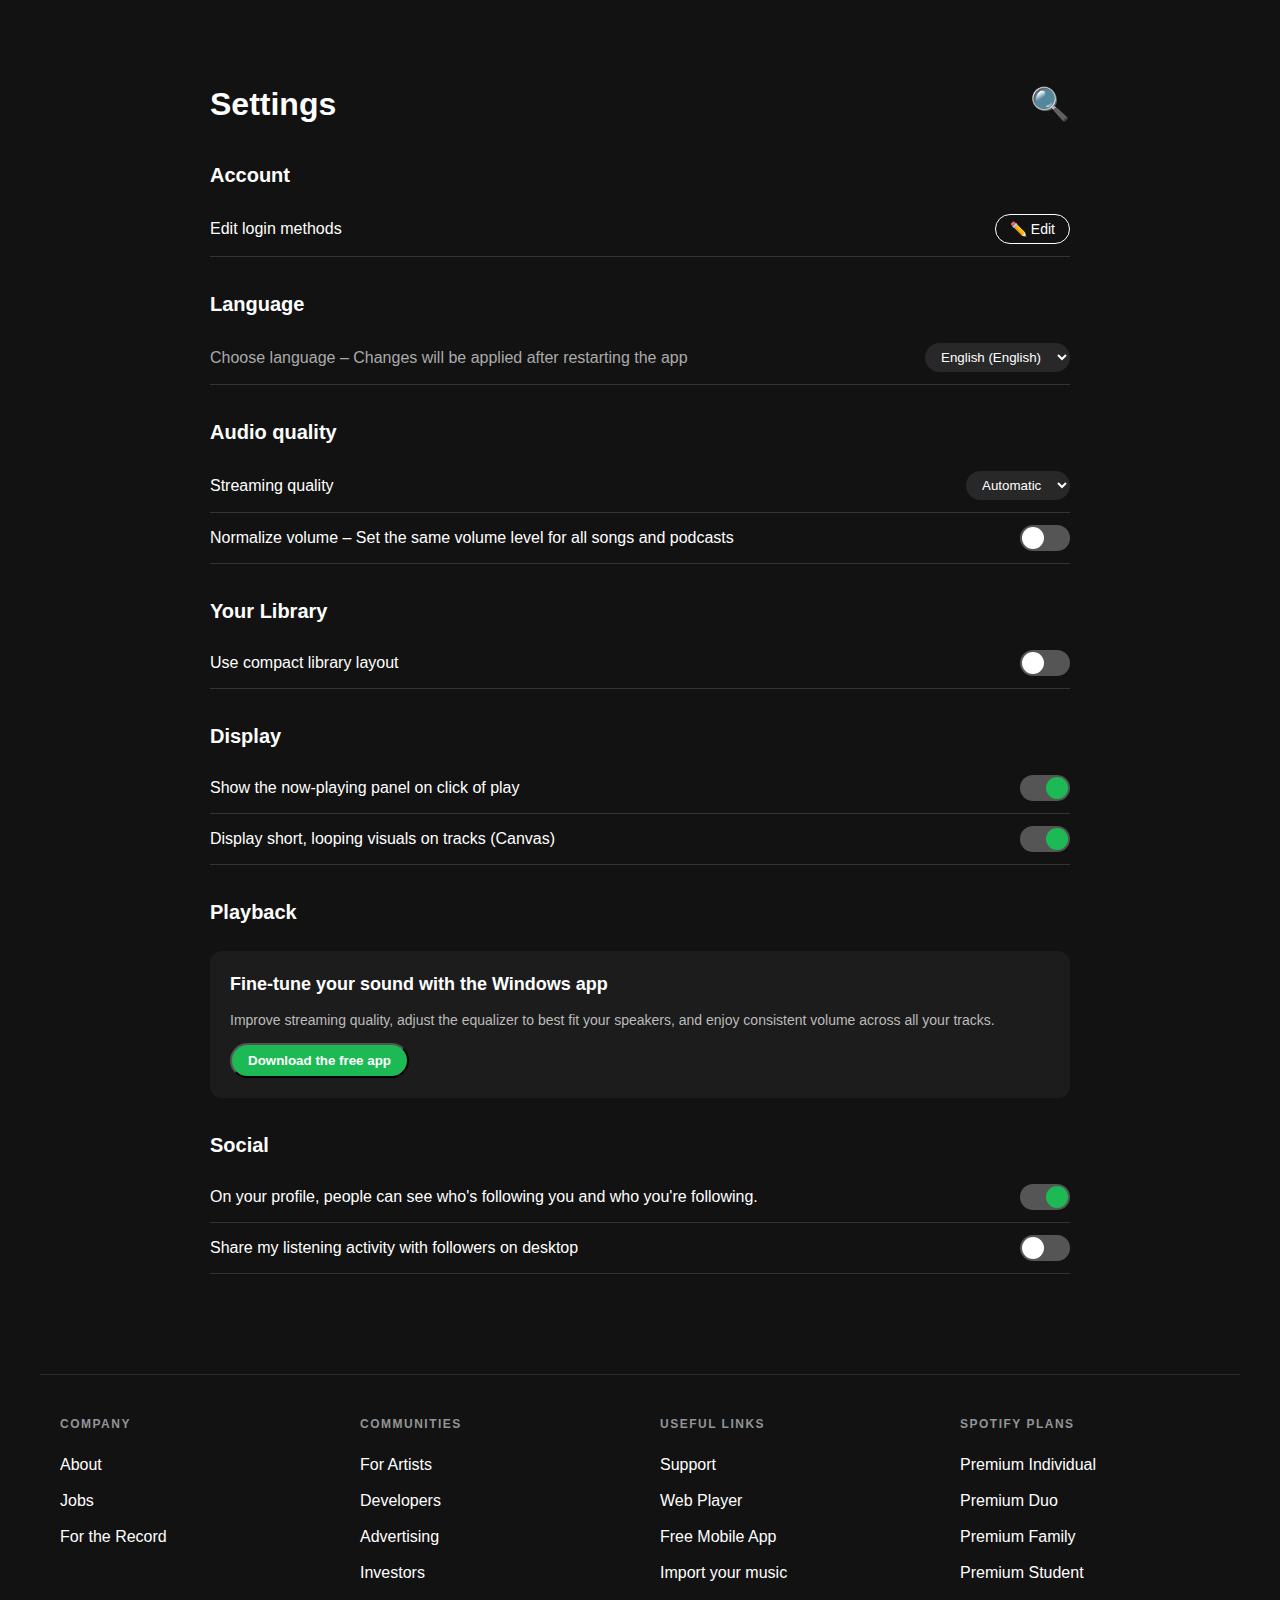
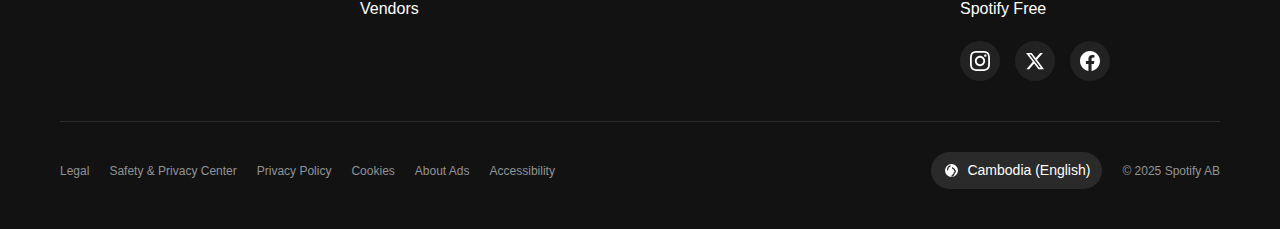
<file: apps/profile/Setting.html>
<!DOCTYPE html>
<html lang="en">

<head>
    <meta charset="UTF-8">
    <meta name="viewport" content="width=device-width, initial-scale=1.0">
    <title>Spotify Settings</title>
    <style>
        /* ===== RESET ===== */
        * {
            margin: 0;
            padding: 0;
            box-sizing: border-box;
            font-family: Arial, sans-serif;
        }

        body {
            background: #121212;
            color: white;
            line-height: 1.5;
        }

        a {
            text-decoration: none;
            color: white;
        }

        /* ===== NAVBAR ===== */
        .navbar {
            position: fixed;
            top: 0;
            left: 0;
            width: 100%;
            background: #000;
            display: flex;
            align-items: center;
            justify-content: space-between;
            padding: 10px 20px;
            z-index: 1000;
            border-bottom: 1px solid #333;
        }

        .navbar .icon {
            font-size: 20px;
            cursor: pointer;
        }

        .navbar .search-bar {
            flex: 1;
            margin: 0 20px;
            position: relative;
        }

        .navbar .search-bar input {
            width: 100%;
            padding: 8px 12px 8px 36px;
            border-radius: 20px;
            border: none;
            background: #282828;
            color: white;
        }

        .navbar .search-bar::before {
            content: '\1F50D';
            position: absolute;
            left: 12px;
            top: 8px;
            color: #888;
            font-size: 16px;
        }

        /* ===== MAIN CONTENT ===== */
        .main {
            padding: 80px 20px 40px;
            max-width: 900px;
            margin: 0 auto;
        }

        /* ===== SECTION HEADINGS ===== */
        .main h1 {
            font-size: 32px;
            font-weight: bold;
            display: flex;
            justify-content: space-between;
            align-items: center;
            margin-bottom: 24px;
        }

        .main h2 {
            font-size: 20px;
            font-weight: bold;
            margin-top: 32px;
            margin-bottom: 12px;
            color: #fff;
        }

        .section {
            border-bottom: 1px solid #333;
            padding: 12px 0;
        }

        /* ===== LIST ITEMS ===== */
        .list-item {
            display: flex;
            justify-content: space-between;
            align-items: center;
            padding: 12px 0;
        }

        .list-item p {
            margin: 0;
        }

        .list-item button {
            padding: 6px 14px;
            border-radius: 20px;
            border: 1px solid #fff;
            background: transparent;
            color: white;
            display: flex;
            align-items: center;
            gap: 6px;
            font-size: 14px;
            cursor: pointer;
        }

        /* ===== DROPDOWN ===== */
        .select {
            padding: 6px 12px;
            border-radius: 20px;
            background: #282828;
            border: none;
            color: white;
        }

        /* ===== TOGGLES ===== */
        .toggle {
            position: relative;
            width: 50px;
            height: 26px;
            border-radius: 50px;
            background: #555;
            cursor: pointer;
            flex-shrink: 0;
            transition: 0.3s;
        }

        .toggle input {
            display: none;
        }

        .toggle span {
            position: absolute;
            top: 2px;
            left: 2px;
            width: 22px;
            height: 22px;
            background: white;
            border-radius: 50%;
            transition: 0.3s;
        }

        .toggle input:checked+span {
            transform: translateX(24px);
            background: #1db954;
        }

        /* ===== PROMOTIONAL CARD ===== */
        .promo-card {
            background: #1c1c1c;
            border-radius: 12px;
            padding: 20px;
            margin: 24px 0;
            display: flex;
            flex-direction: column;
            gap: 12px;
        }

        .promo-card h3 {
            font-weight: bold;
            font-size: 18px;
        }

        .promo-card p {
            font-size: 14px;
            color: #bbb;
        }

        .promo-card .promo-btn {
            align-self: flex-start;
            padding: 8px 16px;
            border-radius: 20px;
            background: #1db954;
            color: white;
            font-weight: bold;
            cursor: pointer;
        }

        /* ===== FOOTER ===== */
        .footer {
            max-width: 1200px;
            margin: 60px auto 0;
            padding: 40px 20px;
            border-top: 1px solid rgba(255, 255, 255, 0.1);
        }

        .footer-content {
            display: grid;
            grid-template-columns: repeat(auto-fit, minmax(200px, 1fr));
            gap: 40px;
            margin-bottom: 40px;
        }

        .footer-column h3 {
            color: #919496;
            font-size: 0.75rem;
            font-weight: 700;
            letter-spacing: 1.5px;
            text-transform: uppercase;
            margin-bottom: 20px;
        }

        .footer-column ul {
            list-style: none;
        }

        .footer-column ul li {
            margin-bottom: 12px;
        }

        .footer-column ul li a {
            color: #fff;
            text-decoration: none;
            font-size: 1rem;
            transition: color 0.3s ease;
        }

        .footer-column ul li a:hover {
            color:#0fcbff;
        }

        .footer-bottom {
            display: flex;
            justify-content: space-between;
            align-items: center;
            padding-top: 30px;
            border-top: 1px solid rgba(255, 255, 255, 0.1);
            flex-wrap: wrap;
            gap: 20px;
        }

        .footer-links {
            display: flex;
            gap: 20px;
            flex-wrap: wrap;
        }

        .footer-links a {
            color: #919496;
            text-decoration: none;
            font-size: 0.75rem;
            transition: color 0.3s ease;
        }

        .footer-links a:hover {
            color: #fff;
        }

        .footer-right {
            display: flex;
            align-items: center;
            gap: 20px;
        }

        .language-selector {
            display: flex;
            align-items: center;
            gap: 8px;
            color: #fff;
            font-size: 0.875rem;
            padding: 8px 12px;
            background: rgba(255, 255, 255, 0.1);
            border-radius: 20px;
            cursor: pointer;
            transition: all 0.3s ease;
        }

        .language-selector:hover {
            background: rgba(255, 255, 255, 0.15);
        }

        .copyright {
            color: #919496;
            font-size: 0.75rem;
        }

        .social-icons {
            display: flex;
            gap: 15px;
            margin-top: 20px;
        }

        .social-icon {
            width: 40px;
            height: 40px;
            background: #222;
            border-radius: 50%;
            display: flex;
            align-items: center;
            justify-content: center;
            transition: all 0.3s ease;
            cursor: pointer;
        }

        .social-icon:hover {
            background: #333;
            transform: translateY(-2px);
        }

        .social-icon svg {
            width: 20px;
            height: 20px;
            fill: #fff;
        }

        @media (max-width: 768px) {
            .header h1 {
                font-size: 2rem;
            }

            .section {
                padding: 20px;
            }

            .menu-item {
                padding: 15px;
            }

            .footer-content {
                grid-template-columns: 1fr;
                gap: 30px;
            }

            .footer-bottom {
                flex-direction: column;
                align-items: flex-start;
            }
        }
    </style>
</head>

<body>

    <!-- _________________________MAIN CONTENT___________________________________ -->
    <div class="main">
        <h1>Settings <span>🔍</span></h1>

        <!-- ____________________Account__________________________ -->
        <h2>Account</h2>
        <div class="section list-item">
            <p>Edit login methods</p>
            <button>✏️ Edit</button>
        </div>

        <!-- ____________________________Language___________________________________ -->
        <h2>Language</h2>
        <div class="section list-item">
            <p style="color:#aaa;">Choose language – Changes will be applied after restarting the app</p>
            <select class="select">
                <option>English (English)</option>
                <option>Khmer (ខ្មែរ)</option>
            </select>
        </div>

        <!--_____________________________Audio quality______________________________ -->
        <h2>Audio quality</h2>
        <div class="section list-item">
            <p>Streaming quality</p>
            <select class="select">
                <option>Automatic</option>
                <option>Low</option>
                <option>Normal</option>
                <option>High</option>
                <option>Very High</option>
            </select>
        </div>
        <div class="section list-item">
            <p>Normalize volume – Set the same volume level for all songs and podcasts</p>
            <label class="toggle"><input type="checkbox"><span></span></label>
        </div>

        <!-- ____________________Your Library__________________________ -->
        <h2>Your Library</h2>
        <div class="section list-item">
            <p>Use compact library layout</p>
            <label class="toggle"><input type="checkbox"><span></span></label>
        </div>

        <!-- ____________________Display__________________________ -->
        <h2>Display</h2>
        <div class="section list-item">
            <p>Show the now-playing panel on click of play</p>
            <label class="toggle"><input type="checkbox" checked><span></span></label>
        </div>
        <div class="section list-item">
            <p>Display short, looping visuals on tracks (Canvas)</p>
            <label class="toggle"><input type="checkbox" checked><span></span></label>
        </div>

        <!-- ____________________Playback placeholder_____________________ -->
        <h2>Playback</h2>

        <!-- ___________________Promotional Banner_________________________ -->
        <div class="promo-card">
            <h3>Fine-tune your sound with the Windows app</h3>
            <p>Improve streaming quality, adjust the equalizer to best fit your speakers, and enjoy consistent volume
                across all your tracks.</p>
            <button class="promo-btn">Download the free app</button>
        </div>

        <!-- ____________________Social__________________________ -->
        <h2>Social</h2>
        <div class="section list-item">
            <p>On your profile, people can see who's following you and who you're following.</p>
            <label class="toggle"><input type="checkbox" checked><span></span></label>
        </div>
        <div class="section list-item">
            <p>Share my listening activity with followers on desktop</p>
            <label class="toggle"><input type="checkbox"><span></span></label>
        </div>
    </div>

    <!-- ________________________FOOTER__________________________________ -->
    <footer class="footer">
        <div class="footer-content">
            <div class="footer-column">
                <h3>Company</h3>
                <ul>
                    <li><a href="#">About</a></li>
                    <li><a href="#">Jobs</a></li>
                    <li><a href="#">For the Record</a></li>
                </ul>
            </div>
            <div class="footer-column">
                <h3>Communities</h3>
                <ul>
                    <li><a href="#">For Artists</a></li>
                    <li><a href="#">Developers</a></li>
                    <li><a href="#">Advertising</a></li>
                    <li><a href="#">Investors</a></li>
                    <li><a href="#">Vendors</a></li>
                </ul>
            </div>
            <div class="footer-column">
                <h3>Useful Links</h3>
                <ul>
                    <li><a href="#">Support</a></li>
                    <li><a href="#">Web Player</a></li>
                    <li><a href="#">Free Mobile App</a></li>
                    <li><a href="#">Import your music</a></li>
                </ul>
            </div>
            <div class="footer-column">
                <h3>Spotify Plans</h3>
                <ul>
                    <li><a href="#">Premium Individual</a></li>
                    <li><a href="#">Premium Duo</a></li>
                    <li><a href="#">Premium Family</a></li>
                    <li><a href="#">Premium Student</a></li>
                    <li><a href="#">Spotify Free</a></li>
                </ul>
                <div class="social-icons">
                    <div class="social-icon">
                        <svg viewBox="0 0 24 24">
                            <path
                                d="M12 2.163c3.204 0 3.584.012 4.85.07 3.252.148 4.771 1.691 4.919 4.919.058 1.265.069 1.645.069 4.849 0 3.205-.012 3.584-.069 4.849-.149 3.225-1.664 4.771-4.919 4.919-1.266.058-1.644.07-4.85.07-3.204 0-3.584-.012-4.849-.07-3.26-.149-4.771-1.699-4.919-4.92-.058-1.265-.07-1.644-.07-4.849 0-3.204.013-3.583.07-4.849.149-3.227 1.664-4.771 4.919-4.919 1.266-.057 1.645-.069 4.849-.069zm0-2.163c-3.259 0-3.667.014-4.947.072-4.358.2-6.78 2.618-6.98 6.98-.059 1.281-.073 1.689-.073 4.948 0 3.259.014 3.668.072 4.948.2 4.358 2.618 6.78 6.98 6.98 1.281.058 1.689.072 4.948.072 3.259 0 3.668-.014 4.948-.072 4.354-.2 6.782-2.618 6.979-6.98.059-1.28.073-1.689.073-4.948 0-3.259-.014-3.667-.072-4.947-.196-4.354-2.617-6.78-6.979-6.98-1.281-.059-1.69-.073-4.949-.073zm0 5.838c-3.403 0-6.162 2.759-6.162 6.162s2.759 6.163 6.162 6.163 6.162-2.759 6.162-6.163c0-3.403-2.759-6.162-6.162-6.162zm0 10.162c-2.209 0-4-1.79-4-4 0-2.209 1.791-4 4-4s4 1.791 4 4c0 2.21-1.791 4-4 4zm6.406-11.845c-.796 0-1.441.645-1.441 1.44s.645 1.44 1.441 1.44c.795 0 1.439-.645 1.439-1.44s-.644-1.44-1.439-1.44z" />
                        </svg>
                    </div>
                    <div class="social-icon">
                        <svg viewBox="0 0 24 24">
                            <path
                                d="M18.244 2.25h3.308l-7.227 8.26 8.502 11.24H16.17l-5.214-6.817L4.99 21.75H1.68l7.73-8.835L1.254 2.25H8.08l4.713 6.231zm-1.161 17.52h1.833L7.084 4.126H5.117z" />
                        </svg>
                    </div>
                    <div class="social-icon">
                        <svg viewBox="0 0 24 24">
                            <path
                                d="M24 12.073c0-6.627-5.373-12-12-12s-12 5.373-12 12c0 5.99 4.388 10.954 10.125 11.854v-8.385H7.078v-3.47h3.047V9.43c0-3.007 1.792-4.669 4.533-4.669 1.312 0 2.686.235 2.686.235v2.953H15.83c-1.491 0-1.956.925-1.956 1.874v2.25h3.328l-.532 3.47h-2.796v8.385C19.612 23.027 24 18.062 24 12.073z" />
                        </svg>
                    </div>
                </div>
            </div>
        </div>
        <div class="footer-bottom">
            <div class="footer-links">
                <a href="#">Legal</a>
                <a href="#">Safety & Privacy Center</a>
                <a href="#">Privacy Policy</a>
                <a href="#">Cookies</a>
                <a href="#">About Ads</a>
                <a href="#">Accessibility</a>
            </div>
            <div class="footer-right">
                <div class="language-selector">
                    <svg width="16" height="16" viewBox="0 0 16 16" fill="currentColor">
                        <path
                            d="M8.5 1a6.5 6.5 0 100 13 6.5 6.5 0 000-13zm4.5 6.5c0 .876-.223 1.706-.616 2.422l-1.118-1.118A3.5 3.5 0 008.999 5.5V4.022a5.5 5.5 0 013.5 3.456zm-5.5-5.477v1.456a3.5 3.5 0 00-2.31 3.303l-1.119 1.119A5.5 5.5 0 017.5 2.023zm-4.5 6.455a5.5 5.5 0 003.546 3.922v-1.456a3.5 3.5 0 01-2.31-3.303l-1.237 1.237zm5.5 5.5v-1.455a3.5 3.5 0 002.268-3.264l1.118-1.118A5.5 5.5 0 018.5 13.977z" />
                    </svg>
                    <span>Cambodia (English)</span>
                </div>
                <div class="copyright">© 2025 Spotify AB</div>
            </div>
        </div>
    </footer>

</body>

</html>
</file>
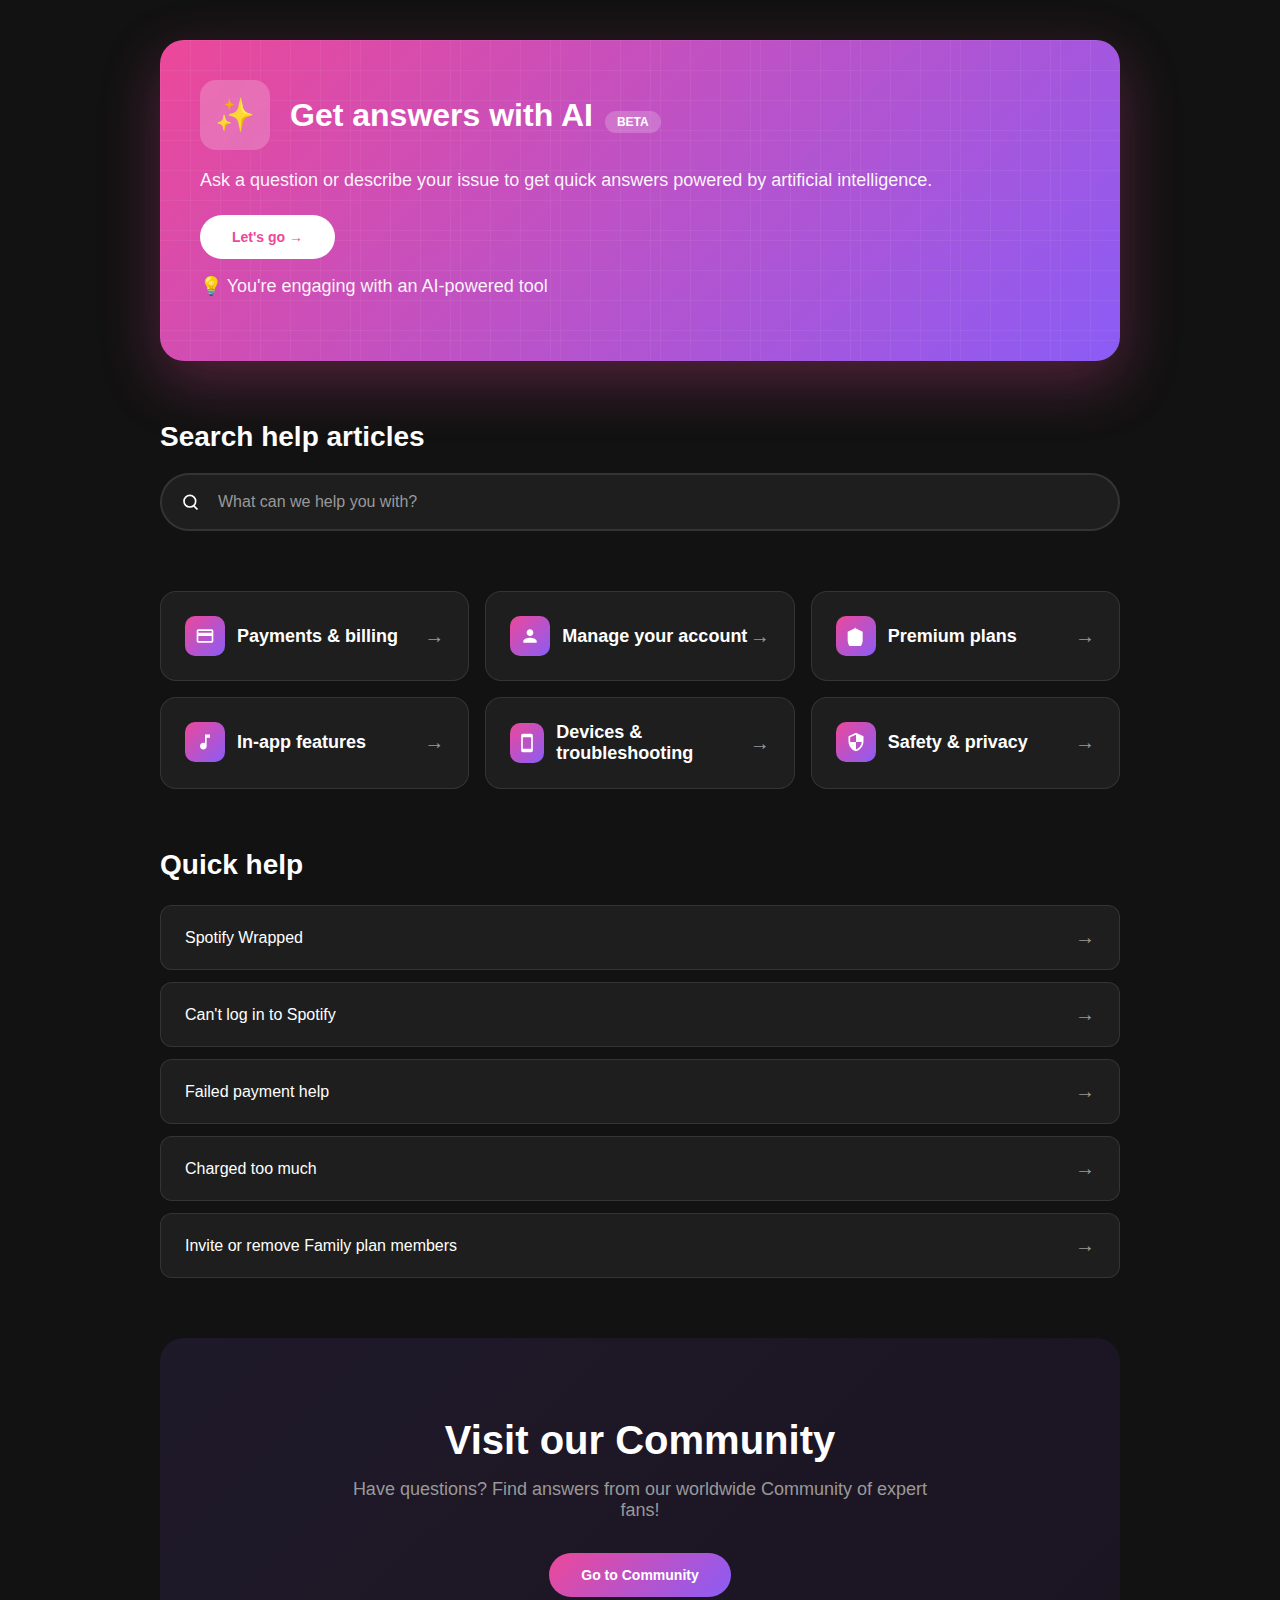
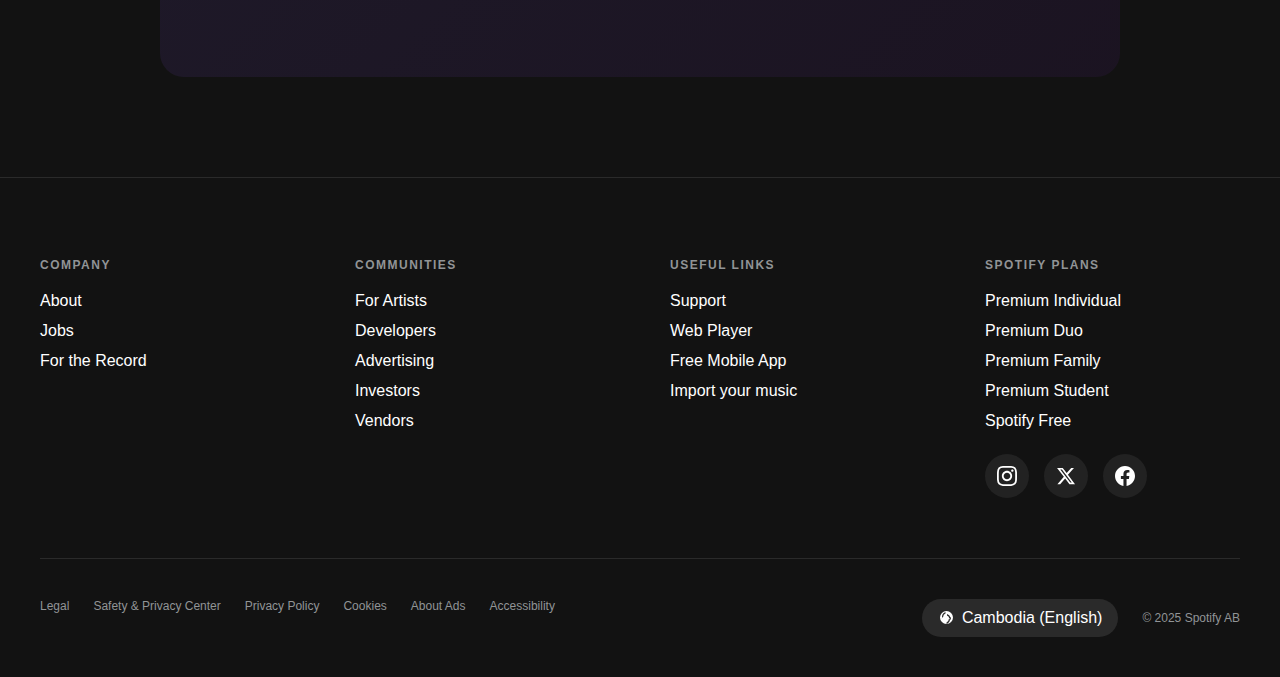
<file: apps/profile/Support.html>
<!DOCTYPE html>
<html lang="en">

<head>
    <meta charset="UTF-8">
    <meta name="viewport" content="width=device-width, initial-scale=1.0">
    <title>Help & Support</title>
    <style>
        * {
            margin: 0;
            padding: 0;
            box-sizing: border-box;
        }

        body {
            background: #121212;
            color: white;
            font-family: -apple-system, BlinkMacSystemFont, 'Segoe UI', Roboto, Oxygen, Ubuntu, Cantarell, sans-serif;
        }

        .container {
            max-width: 1000px;
            margin: 0 auto;
            padding: 40px 20px;
        }

        /* AI BANNER */
        .ai-banner {
            background: linear-gradient(135deg, #ec4899 0%, #8b5cf6 100%);
            border-radius: 24px;
            padding: 40px;
            margin-bottom: 60px;
            position: relative;
            overflow: hidden;
            box-shadow: 0 20px 60px rgba(236, 72, 153, 0.3);
        }

        .ai-banner::before {
            content: '';
            position: absolute;
            inset: 0;
            background: url('data:image/svg+xml,<svg width="100" height="100" xmlns="http://www.w3.org/2000/svg"><defs><pattern id="grid3" width="30" height="30" patternUnits="userSpaceOnUse"><path d="M 30 0 L 0 0 0 30" fill="none" stroke="rgba(255,255,255,0.1)" stroke-width="1"/></pattern></defs><rect width="100" height="100" fill="url(%23grid3)"/></svg>');
        }

        .ai-content {
            position: relative;
            z-index: 1;
        }

        .ai-header {
            display: flex;
            align-items: center;
            gap: 20px;
            margin-bottom: 20px;
        }

        .ai-icon {
            width: 70px;
            height: 70px;
            background: rgba(255, 255, 255, 0.2);
            backdrop-filter: blur(10px);
            border-radius: 16px;
            display: flex;
            align-items: center;
            justify-content: center;
            font-size: 32px;
        }

        .ai-header h1 {
            font-size: 2rem;
            font-weight: 900;
            color: white;
        }

        .ai-badge {
            display: inline-block;
            padding: 4px 12px;
            background: rgba(255, 255, 255, 0.2);
            border-radius: 20px;
            font-size: 12px;
            font-weight: 700;
            margin-left: 12px;
        }

        .ai-banner p {
            font-size: 1.125rem;
            margin-bottom: 24px;
            color: rgba(255, 255, 255, 0.95);
        }

        .ai-small {
            font-size: 0.875rem;
            color: rgba(255, 255, 255, 0.8);
            margin-top: 16px;
        }

        .btn {
            padding: 14px 32px;
            border-radius: 50px;
            font-weight: 700;
            font-size: 14px;
            border: none;
            cursor: pointer;
            transition: all 0.3s ease;
            display: inline-flex;
            align-items: center;
            gap: 8px;
        }

        .btn-white {
            background: white;
            color: #ec4899;
        }

        .btn-white:hover {
            transform: scale(1.05);
            box-shadow: 0 10px 30px rgba(255, 255, 255, 0.3);
        }

        /* SEARCH SECTION */
        .search-section {
            margin-bottom: 60px;
        }

        .search-section h2 {
            font-size: 1.75rem;
            font-weight: 700;
            margin-bottom: 20px;
        }

        .search-container {
            position: relative;
        }

        .search-input {
            width: 100%;
            padding: 18px 24px 18px 56px;
            border-radius: 50px;
            border: 2px solid rgba(255, 255, 255, 0.1);
            background: rgba(255, 255, 255, 0.05);
            color: white;
            font-size: 16px;
            transition: all 0.3s ease;
        }

        .search-input:focus {
            outline: none;
            border-color: #ec4899;
            background: rgba(255, 255, 255, 0.08);
        }

        .search-input::placeholder {
            color: #999;
        }

        .search-icon {
            position: absolute;
            left: 20px;
            top: 50%;
            transform: translateY(-50%);
            width: 20px;
            height: 20px;
            fill: #999;
        }

        /* CATEGORIES */
        .categories {
            margin-bottom: 60px;
        }

        .category-grid {
            display: grid;
            grid-template-columns: repeat(auto-fit, minmax(280px, 1fr));
            gap: 16px;
        }

        .category-card {
            background: rgba(255, 255, 255, 0.05);
            border: 1px solid rgba(255, 255, 255, 0.1);
            border-radius: 16px;
            padding: 24px;
            cursor: pointer;
            transition: all 0.3s ease;
        }

        .category-card:hover {
            background: rgba(255, 255, 255, 0.08);
            border-color: #ec4899;
            transform: translateY(-4px);
            box-shadow: 0 10px 30px rgba(236, 72, 153, 0.2);
        }

        .category-header {
            display: flex;
            align-items: center;
            justify-content: space-between;
        }

        .category-title {
            display: flex;
            align-items: center;
            gap: 12px;
        }

        .category-icon {
            width: 40px;
            height: 40px;
            background: linear-gradient(135deg, #ec4899 0%, #8b5cf6 100%);
            border-radius: 10px;
            display: flex;
            align-items: center;
            justify-content: center;
        }

        .category-icon svg {
            width: 20px;
            height: 20px;
            fill: white;
        }

        .category-card h3 {
            font-size: 1.125rem;
            font-weight: 700;
        }

        .chevron {
            color: #999;
            font-size: 20px;
            transition: transform 0.3s ease;
        }

        .category-card:hover .chevron {
            transform: translateX(4px);
            color: #ec4899;
        }

        /* QUICK HELP */
        .quick-help {
            margin-bottom: 60px;
        }

        .quick-help h2 {
            font-size: 1.75rem;
            font-weight: 700;
            margin-bottom: 24px;
        }

        .help-links {
            display: flex;
            flex-direction: column;
            gap: 12px;
        }

        .help-link {
            display: flex;
            justify-content: space-between;
            align-items: center;
            padding: 20px 24px;
            background: rgba(255, 255, 255, 0.05);
            border: 1px solid rgba(255, 255, 255, 0.1);
            border-radius: 12px;
            text-decoration: none;
            color: white;
            transition: all 0.3s ease;
        }

        .help-link:hover {
            background: rgba(255, 255, 255, 0.08);
            border-color: #ec4899;
            transform: translateX(4px);
        }

        .help-link span:first-child {
            font-size: 1rem;
            font-weight: 500;
        }

        /* COMMUNITY */
        .community {
            text-align: center;
            padding: 80px 40px;
            background: linear-gradient(135deg, rgba(139, 92, 246, 0.1) 0%, rgba(107, 33, 168, 0.1) 100%);
            border-radius: 24px;
            margin-bottom: 60px;
        }

        .community h2 {
            font-size: 2.5rem;
            font-weight: 900;
            margin-bottom: 16px;
        }

        .community p {
            font-size: 1.125rem;
            color: #999;
            margin-bottom: 32px;
            max-width: 600px;
            margin-left: auto;
            margin-right: auto;
        }

        .btn-green {
            background: linear-gradient(135deg, #ec4899 0%, #8b5cf6 100%);
            color: white;
        }

        .btn-green:hover {
            background: linear-gradient(135deg, #f472b6 0%, #a78bfa 100%);
            transform: scale(1.05);
            box-shadow: 0 10px 30px rgba(236, 72, 153, 0.3);
        }

        /* FOOTER */
        .footer {
            padding: 80px 40px 40px;
            border-top: 1px solid rgba(255, 255, 255, 0.1);
        }

        .footer-content {
            max-width: 1200px;
            margin: 0 auto 60px;
            display: grid;
            grid-template-columns: repeat(auto-fit, minmax(200px, 1fr));
            gap: 60px;
        }

        .footer-column h3 {
            color: #919496;
            font-size: 0.75rem;
            font-weight: 700;
            letter-spacing: 1.5px;
            text-transform: uppercase;
            margin-bottom: 20px;
        }

        .footer-column ul {
            list-style: none;
        }

        .footer-column li {
            margin-bottom: 12px;
        }

        .footer-column a {
            color: #fff;
            text-decoration: none;
            transition: color 0.3s ease;
        }

        .footer-column a:hover {
            color: #ec4899;
        }

        .social-icons {
            display: flex;
            gap: 15px;
            margin-top: 24px;
        }

        .social-icon {
            width: 44px;
            height: 44px;
            background: #222;
            border-radius: 50%;
            display: flex;
            align-items: center;
            justify-content: center;
            cursor: pointer;
            transition: all 0.3s ease;
        }

        .social-icon:hover {
            background: #ec4899;
            transform: translateY(-3px);
        }

        .social-icon svg {
            width: 20px;
            height: 20px;
            fill: #fff;
        }

        .footer-bottom {
            max-width: 1200px;
            margin: 0 auto;
            display: flex;
            justify-content: space-between;
            padding-top: 40px;
            border-top: 1px solid rgba(255, 255, 255, 0.1);
            flex-wrap: wrap;
            gap: 20px;
        }

        .footer-links {
            display: flex;
            gap: 24px;
            flex-wrap: wrap;
        }

        .footer-links a {
            color: #919496;
            text-decoration: none;
            font-size: 0.75rem;
        }

        .language-selector {
            display: flex;
            align-items: center;
            gap: 8px;
            padding: 10px 16px;
            background: rgba(255, 255, 255, 0.1);
            border-radius: 25px;
            cursor: pointer;
            transition: all 0.3s ease;
        }

        .language-selector:hover {
            background: rgba(255, 255, 255, 0.15);
        }

        @media (max-width: 768px) {
            .ai-header {
                flex-direction: column;
                text-align: center;
            }

            .category-grid {
                grid-template-columns: 1fr;
            }

            .community h2 {
                font-size: 1.75rem;
            }

            .footer-content {
                grid-template-columns: 1fr;
                gap: 40px;
            }
        }
    </style>
</head>

<body>

    <div class="container">

        <!-- _________________________________AI BANNER_______________________________________ -->
        <section class="ai-banner">
            <div class="ai-content">
                <div class="ai-header">
                    <div class="ai-icon">✨</div>
                    <div>
                        <h1>Get answers with AI<span class="ai-badge">BETA</span></h1>
                    </div>
                </div>
                <p>Ask a question or describe your issue to get quick answers powered by artificial intelligence.</p>
                <button class="btn btn-white">Let's go →</button>
                <p class="ai-small">💡 You're engaging with an AI-powered tool</p>
            </div>
        </section>

        <!-- _____________________________SEARCH_____________________________________ -->
        <section class="search-section">
            <h2>Search help articles</h2>
            <div class="search-container">
                <svg class="search-icon" viewBox="0 0 24 24">
                    <path d="M21 21l-4.35-4.35m2.15-5.65a7 7 0 11-14 0 7 7 0 0114 0z" stroke="currentColor" fill="none"
                        stroke-width="2" />
                </svg>
                <input type="text" class="search-input" placeholder="What can we help you with?">
            </div>
        </section>

        <!-- ___________________________CATEGORIES__________________________________ -->
        <section class="categories">
            <div class="category-grid">
                <div class="category-card">
                    <div class="category-header">
                        <div class="category-title">
                            <div class="category-icon">
                                <svg viewBox="0 0 24 24">
                                    <path
                                        d="M20 4H4c-1.11 0-1.99.89-1.99 2L2 18c0 1.11.89 2 2 2h16c1.11 0 2-.89 2-2V6c0-1.11-.89-2-2-2zm0 14H4v-6h16v6zm0-10H4V6h16v2z" />
                                </svg>
                            </div>
                            <h3>Payments & billing</h3>
                        </div>
                        <span class="chevron">→</span>
                    </div>
                </div>

                <div class="category-card">
                    <div class="category-header">
                        <div class="category-title">
                            <div class="category-icon">
                                <svg viewBox="0 0 24 24">
                                    <path
                                        d="M12 12c2.21 0 4-1.79 4-4s-1.79-4-4-4-4 1.79-4 4 1.79 4 4 4zm0 2c-2.67 0-8 1.34-8 4v2h16v-2c0-2.66-5.33-4-8-4z" />
                                </svg>
                            </div>
                            <h3>Manage your account</h3>
                        </div>
                        <span class="chevron">→</span>
                    </div>
                </div>

                <div class="category-card">
                    <div class="category-header">
                        <div class="category-title">
                            <div class="category-icon">
                                <svg viewBox="0 0 24 24">
                                    <path d="M12 2L2 7v10c0 5.55 3.84 10.74 9 12 5.16-1.26 9-6.45 9-12V7l-10-5z" />
                                </svg>
                            </div>
                            <h3>Premium plans</h3>
                        </div>
                        <span class="chevron">→</span>
                    </div>
                </div>

                <div class="category-card">
                    <div class="category-header">
                        <div class="category-title">
                            <div class="category-icon">
                                <svg viewBox="0 0 24 24">
                                    <path
                                        d="M12 3v10.55c-.59-.34-1.27-.55-2-.55-2.21 0-4 1.79-4 4s1.79 4 4 4 4-1.79 4-4V7h4V3h-6z" />
                                </svg>
                            </div>
                            <h3>In-app features</h3>
                        </div>
                        <span class="chevron">→</span>
                    </div>
                </div>

                <div class="category-card">
                    <div class="category-header">
                        <div class="category-title">
                            <div class="category-icon">
                                <svg viewBox="0 0 24 24">
                                    <path
                                        d="M17 1.01L7 1c-1.1 0-2 .9-2 2v18c0 1.1.9 2 2 2h10c1.1 0 2-.9 2-2V3c0-1.1-.9-1.99-2-1.99zM17 19H7V5h10v14z" />
                                </svg>
                            </div>
                            <h3>Devices & troubleshooting</h3>
                        </div>
                        <span class="chevron">→</span>
                    </div>
                </div>

                <div class="category-card">
                    <div class="category-header">
                        <div class="category-title">
                            <div class="category-icon">
                                <svg viewBox="0 0 24 24">
                                    <path
                                        d="M12 1L3 5v6c0 5.55 3.84 10.74 9 12 5.16-1.26 9-6.45 9-12V5l-9-4zm0 10.99h7c-.53 4.12-3.28 7.79-7 8.94V12H5V6.3l7-3.11v8.8z" />
                                </svg>
                            </div>
                            <h3>Safety & privacy</h3>
                        </div>
                        <span class="chevron">→</span>
                    </div>
                </div>
            </div>
        </section>

        <!-- ____________________________________QUICK HELP_______________________________ -->
        <section class="quick-help">
            <h2>Quick help</h2>
            <div class="help-links">
                <a href="#" class="help-link">
                    <span>Spotify Wrapped</span>
                    <span class="chevron">→</span>
                </a>
                <a href="#" class="help-link">
                    <span>Can't log in to Spotify</span>
                    <span class="chevron">→</span>
                </a>
                <a href="#" class="help-link">
                    <span>Failed payment help</span>
                    <span class="chevron">→</span>
                </a>
                <a href="#" class="help-link">
                    <span>Charged too much</span>
                    <span class="chevron">→</span>
                </a>
                <a href="#" class="help-link">
                    <span>Invite or remove Family plan members</span>
                    <span class="chevron">→</span>
                </a>
            </div>
        </section>

        <!-- __________________________________COMMUNITY________________________________________ -->
        <section class="community">
            <h2>Visit our Community</h2>
            <p>Have questions? Find answers from our worldwide Community of expert fans!</p>
            <button class="btn btn-green">Go to Community</button>
        </section>

    </div>

    <!-- ___________________________FOOTER_______________________________ -->
    <footer class="footer">
        <div class="footer-content">
            <div class="footer-column">
                <h3>Company</h3>
                <ul>
                    <li><a href="#">About</a></li>
                    <li><a href="#">Jobs</a></li>
                    <li><a href="#">For the Record</a></li>
                </ul>
            </div>
            <div class="footer-column">
                <h3>Communities</h3>
                <ul>
                    <li><a href="#">For Artists</a></li>
                    <li><a href="#">Developers</a></li>
                    <li><a href="#">Advertising</a></li>
                    <li><a href="#">Investors</a></li>
                    <li><a href="#">Vendors</a></li>
                </ul>
            </div>
            <div class="footer-column">
                <h3>Useful Links</h3>
                <ul>
                    <li><a href="#">Support</a></li>
                    <li><a href="#">Web Player</a></li>
                    <li><a href="#">Free Mobile App</a></li>
                    <li><a href="#">Import your music</a></li>
                </ul>
            </div>
            <div class="footer-column">
                <h3>Spotify Plans</h3>
                <ul>
                    <li><a href="#">Premium Individual</a></li>
                    <li><a href="#">Premium Duo</a></li>
                    <li><a href="#">Premium Family</a></li>
                    <li><a href="#">Premium Student</a></li>
                    <li><a href="#">Spotify Free</a></li>
                </ul>
                <div class="social-icons">
                    <div class="social-icon">
                        <svg viewBox="0 0 24 24">
                            <path
                                d="M12 2.163c3.204 0 3.584.012 4.85.07 3.252.148 4.771 1.691 4.919 4.919.058 1.265.069 1.645.069 4.849 0 3.205-.012 3.584-.069 4.849-.149 3.225-1.664 4.771-4.919 4.919-1.266.058-1.644.07-4.85.07-3.204 0-3.584-.012-4.849-.07-3.26-.149-4.771-1.699-4.919-4.92-.058-1.265-.07-1.644-.07-4.849 0-3.204.013-3.583.07-4.849.149-3.227 1.664-4.771 4.919-4.919 1.266-.057 1.645-.069 4.849-.069zm0-2.163c-3.259 0-3.667.014-4.947.072-4.358.2-6.78 2.618-6.98 6.98-.059 1.281-.073 1.689-.073 4.948 0 3.259.014 3.668.072 4.948.2 4.358 2.618 6.78 6.98 6.98 1.281.058 1.689.072 4.948.072 3.259 0 3.668-.014 4.948-.072 4.354-.2 6.782-2.618 6.979-6.98.059-1.28.073-1.689.073-4.948 0-3.259-.014-3.667-.072-4.947-.196-4.354-2.617-6.78-6.979-6.98-1.281-.059-1.69-.073-4.949-.073zm0 5.838c-3.403 0-6.162 2.759-6.162 6.162s2.759 6.163 6.162 6.163 6.162-2.759 6.162-6.163c0-3.403-2.759-6.162-6.162-6.162zm0 10.162c-2.209 0-4-1.79-4-4 0-2.209 1.791-4 4-4s4 1.791 4 4c0 2.21-1.791 4-4 4zm6.406-11.845c-.796 0-1.441.645-1.441 1.44s.645 1.44 1.441 1.44c.795 0 1.439-.645 1.439-1.44s-.644-1.44-1.439-1.44z" />
                        </svg>
                    </div>
                    <div class="social-icon">
                        <svg viewBox="0 0 24 24">
                            <path
                                d="M18.244 2.25h3.308l-7.227 8.26 8.502 11.24H16.17l-5.214-6.817L4.99 21.75H1.68l7.73-8.835L1.254 2.25H8.08l4.713 6.231zm-1.161 17.52h1.833L7.084 4.126H5.117z" />
                        </svg>
                    </div>
                    <div class="social-icon">
                        <svg viewBox="0 0 24 24">
                            <path
                                d="M24 12.073c0-6.627-5.373-12-12-12s-12 5.373-12 12c0 5.99 4.388 10.954 10.125 11.854v-8.385H7.078v-3.47h3.047V9.43c0-3.007 1.792-4.669 4.533-4.669 1.312 0 2.686.235 2.686.235v2.953H15.83c-1.491 0-1.956.925-1.956 1.874v2.25h3.328l-.532 3.47h-2.796v8.385C19.612 23.027 24 18.062 24 12.073z" />
                        </svg>
                    </div>
                </div>
            </div>
        </div>
        <div class="footer-bottom">
            <div class="footer-links">
                <a href="#">Legal</a>
                <a href="#">Safety & Privacy Center</a>
                <a href="#">Privacy Policy</a>
                <a href="#">Cookies</a>
                <a href="#">About Ads</a>
                <a href="#">Accessibility</a>
            </div>
            <div style="display: flex; align-items: center; gap: 24px;">
                <div class="language-selector">
                    <svg width="16" height="16" viewBox="0 0 16 16" fill="currentColor">
                        <path
                            d="M8.5 1a6.5 6.5 0 100 13 6.5 6.5 0 000-13zm4.5 6.5c0 .876-.223 1.706-.616 2.422l-1.118-1.118A3.5 3.5 0 008.999 5.5V4.022a5.5 5.5 0 013.5 3.456zm-5.5-5.477v1.456a3.5 3.5 0 00-2.31 3.303l-1.119 1.119A5.5 5.5 0 017.5 2.023zm-4.5 6.455a5.5 5.5 0 003.546 3.922v-1.456a3.5 3.5 0 01-2.31-3.303l-1.237 1.237zm5.5 5.5v-1.455a3.5 3.5 0 002.268-3.264l1.118-1.118A5.5 5.5 0 018.5 13.977z" />
                    </svg>
                    <span>Cambodia (English)</span>
                </div>
                <div style="color: #919496; font-size: 0.75rem;">© 2025 Spotify AB</div>
            </div>
        </div>
    </footer>

</body>

</html>
</file>
